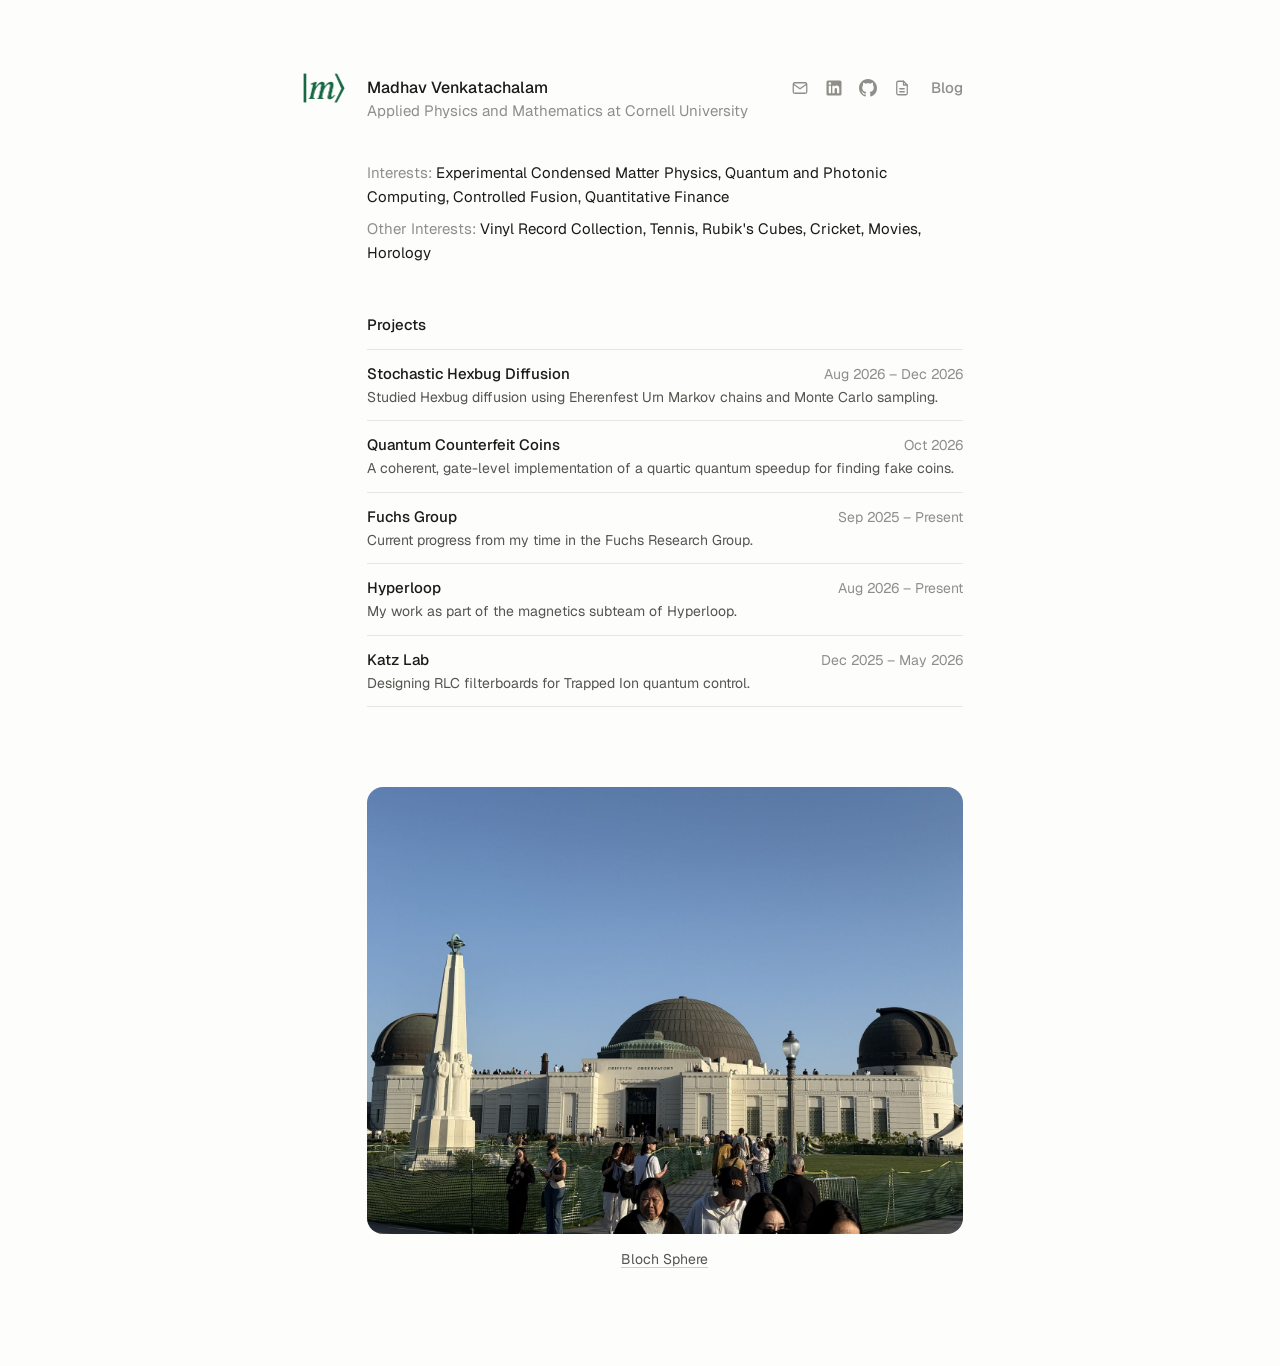
<file: index.html>
<!DOCTYPE html>
<html lang="en">
<head>
  <meta charset="UTF-8">
  <meta name="viewport" content="width=device-width, initial-scale=1.0">
  <title>Madhav Venkatachalam</title>
  <meta name="description" content="Madhav Venkatachalam: Applied Physics and Mathematics at Cornell University.">
  <link rel="icon" href="favicon.png" type="image/png" sizes="64x64">
  <link rel="apple-touch-icon" href="apple-touch-icon.png">
  <link rel="preconnect" href="https://fonts.googleapis.com">
  <link rel="preconnect" href="https://fonts.gstatic.com" crossorigin>
  <link rel="stylesheet" href="https://fonts.googleapis.com/css2?family=Geist:wght@400;500&family=Geist+Mono:wght@400;500&display=swap">
  <link rel="stylesheet" href="style.css">
</head>
<body>
  <div class="page">

    <!-- ===== HEADER (same on every page) ===== -->
    <header class="site-header">
      <a class="logo" href="index.html" aria-label="Home"><img src="logo.png" alt=""></a>
      <div class="who">
        <p class="name"><a href="index.html">Madhav Venkatachalam</a></p>
      </div>
      <nav class="site-nav">
        <a href="mailto:mv498@cornell.edu" aria-label="Email" title="Email">
          <svg viewBox="0 0 24 24" fill="none" stroke="currentColor" stroke-width="1.7" stroke-linecap="round" stroke-linejoin="round"><rect x="3" y="5" width="18" height="14" rx="2"/><path d="M3.5 7l8.5 6 8.5-6"/></svg>
        </a>
        <a href="https://www.linkedin.com/in/madhav-venkatachalam/" target="_blank" rel="noopener" aria-label="LinkedIn" title="LinkedIn">
          <svg viewBox="0 0 24 24" fill="currentColor"><path d="M20 2H4a2 2 0 0 0-2 2v16a2 2 0 0 0 2 2h16a2 2 0 0 0 2-2V4a2 2 0 0 0-2-2zM8 19H5V9h3v10zM6.5 7.7a1.75 1.75 0 1 1 0-3.5 1.75 1.75 0 0 1 0 3.5zM19 19h-3v-5c0-1.2-.4-2.1-1.6-2.1-1.1 0-1.6.8-1.6 2.1v5h-3V9h2.9v1.4c.4-.8 1.4-1.6 2.9-1.6 2.3 0 3.4 1.4 3.4 4.2V19z"/></svg>
        </a>
        <a href="https://github.com/madhavv29" target="_blank" rel="noopener" aria-label="GitHub" title="GitHub">
          <svg viewBox="0 0 16 16" fill="currentColor"><path d="M8 0C3.58 0 0 3.58 0 8c0 3.54 2.29 6.53 5.47 7.59.4.07.55-.17.55-.38 0-.19-.01-.82-.01-1.49-2.01.37-2.53-.49-2.69-.94-.09-.23-.48-.94-.82-1.13-.28-.15-.68-.52-.01-.53.63-.01 1.08.58 1.23.82.72 1.21 1.87.87 2.33.66.07-.52.28-.87.51-1.07-1.78-.2-3.64-.89-3.64-3.95 0-.87.31-1.59.82-2.15-.08-.2-.36-1.02.08-2.12 0 0 .67-.21 2.2.82.64-.18 1.32-.27 2-.27.68 0 1.36.09 2 .27 1.53-1.04 2.2-.82 2.2-.82.44 1.1.16 1.92.08 2.12.51.56.82 1.27.82 2.15 0 3.07-1.87 3.75-3.65 3.95.29.25.54.73.54 1.48 0 1.07-.01 1.93-.01 2.2 0 .21.15.46.55.38A8.01 8.01 0 0 0 16 8c0-4.42-3.58-8-8-8z"/></svg>
        </a>
        <a href="documents/resume.pdf" target="_blank" rel="noopener" aria-label="Resume" title="Resume">
          <svg viewBox="0 0 24 24" fill="none" stroke="currentColor" stroke-width="1.7" stroke-linecap="round" stroke-linejoin="round"><path d="M14 3H7a2 2 0 0 0-2 2v14a2 2 0 0 0 2 2h10a2 2 0 0 0 2-2V8z"/><path d="M14 3v5h5"/><path d="M9 13h6M9 17h6"/></svg>
        </a>
        <a class="nav-text" href="blog.html">Blog</a>
      </nav>
    </header>

    <!-- Home page only: sits just under the header without changing it -->
    <p class="tagline">Applied Physics and Mathematics at Cornell University</p>

    <main>
      <!-- ===== INTERESTS ===== -->
      <section class="interests indent">
        <p><span class="label">Interests:</span> Experimental Condensed Matter Physics, Quantum and Photonic Computing, Controlled Fusion, Quantitative Finance</p>
        <p><span class="label">Other Interests:</span> Vinyl Record Collection, Tennis, Rubik's Cubes, Cricket, Movies, Horology</p>
      </section>

      <!-- ===== PROJECTS =====
           To add a project: copy one <li> ... </li> block below and edit it,
           then copy a page in projects/ and rename it. -->
      <section class="section indent" id="projects">
        <h2>Projects</h2>
        <ul class="rows">
          <li>
            <a href="projects/stochastic-hexbug-diffusion.html">
              <span class="row-top"><span class="row-title">Stochastic Hexbug Diffusion</span><span class="row-meta">Aug 2026 – Dec 2026</span></span>
              <span class="row-desc">Studied Hexbug diffusion using Eherenfest Urn Markov chains and Monte Carlo sampling.</span>
            </a>
          </li>
          <li>
            <a href="projects/quantum-counterfeit-coins.html">
              <span class="row-top"><span class="row-title">Quantum Counterfeit Coins</span><span class="row-meta">Oct 2026</span></span>
              <span class="row-desc">A coherent, gate-level implementation of a quartic quantum speedup for finding fake coins.</span>
            </a>
          </li>
          <li>
            <a href="projects/fuchs-group.html">
              <span class="row-top"><span class="row-title">Fuchs Group</span><span class="row-meta">Sep 2025 – Present</span></span>
              <span class="row-desc">Current progress from my time in the Fuchs Research Group.</span>
            </a>
          </li>
          <li>
            <a href="projects/hyperloop.html">
              <span class="row-top"><span class="row-title">Hyperloop</span><span class="row-meta">Aug 2026 – Present</span></span>
              <span class="row-desc">My work as part of the magnetics subteam of Hyperloop.</span>
            </a>
          </li>
          <li>
            <a href="projects/katz-lab.html">
              <span class="row-top"><span class="row-title">Katz Lab</span><span class="row-meta">Dec 2025 – May 2026</span></span>
              <span class="row-desc">Designing RLC filterboards for Trapped Ion quantum control.</span>
            </a>
          </li>
        </ul>
      </section>
    </main>

    <!-- ===== PHOTO (logic lives in photo-slot.js; photo list in gallery/photos.js) ===== -->
    <section class="photo-section">
      <div class="photo-slot" data-photo-slot data-base="gallery/" role="button" tabindex="0"
           aria-label="Photo from my gallery. Click to see another." title="Click for another photo">
        <img alt="">
        <img alt="">
        <canvas aria-hidden="true"></canvas>
      </div>
      <p class="photo-link"><a href="bloch.html">Bloch Sphere</a></p>
    </section>

  </div>
  <script src="gallery/photos.js"></script>
  <script src="photo-slot.js"></script>
</body>
</html>
</file>
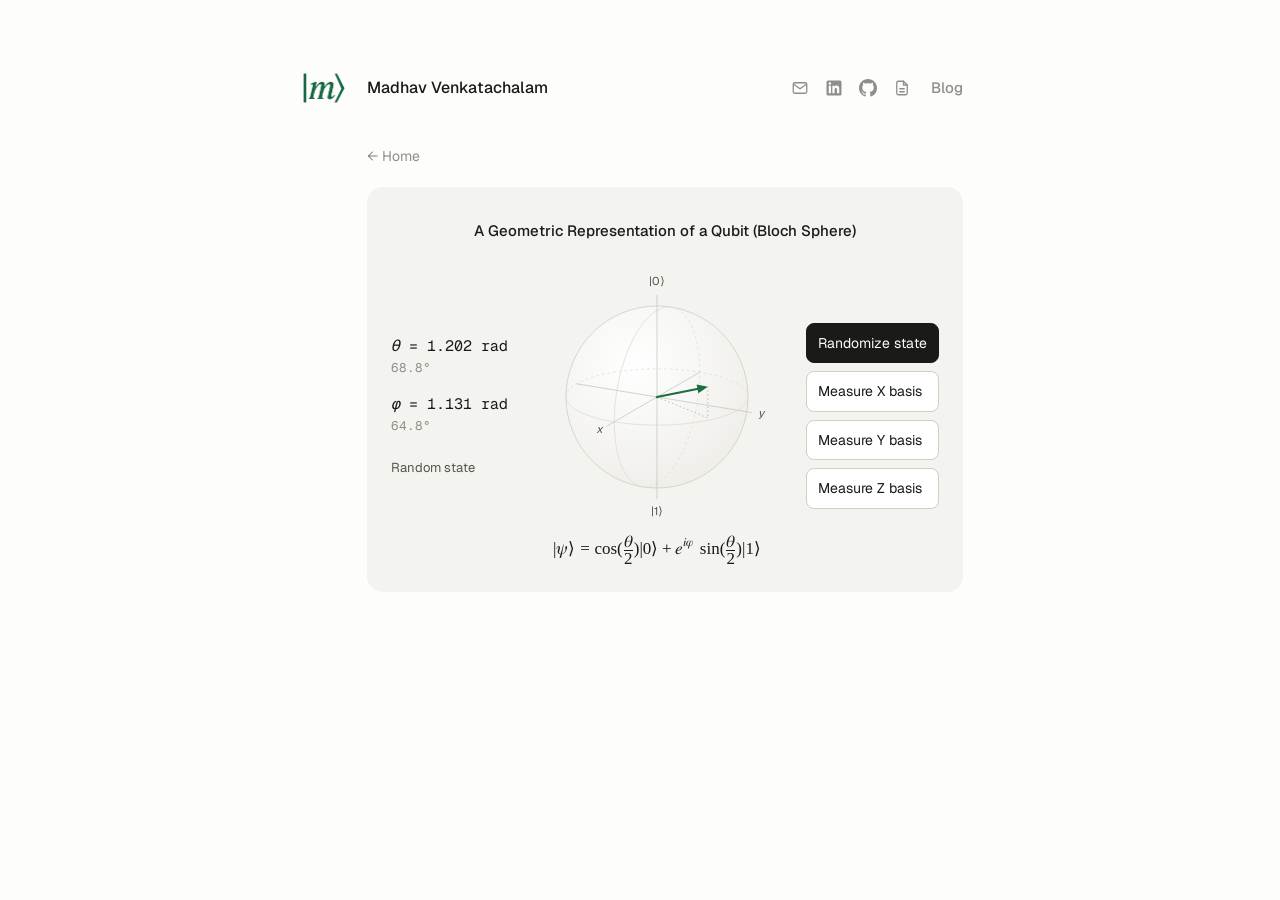
<file: bloch.html>
<!DOCTYPE html>
<html lang="en">
<head>
  <meta charset="UTF-8">
  <meta name="viewport" content="width=device-width, initial-scale=1.0">
  <title>Bloch Sphere · Madhav Venkatachalam</title>
  <meta name="description" content="Madhav Venkatachalam: Applied Physics and Mathematics at Cornell University.">
  <link rel="icon" href="favicon.png" type="image/png" sizes="64x64">
  <link rel="apple-touch-icon" href="apple-touch-icon.png">
  <link rel="preconnect" href="https://fonts.googleapis.com">
  <link rel="preconnect" href="https://fonts.gstatic.com" crossorigin>
  <link rel="stylesheet" href="https://fonts.googleapis.com/css2?family=Geist:wght@400;500&family=Geist+Mono:wght@400;500&display=swap">
  <link rel="stylesheet" href="style.css">
</head>
<body>
  <div class="page">

    <!-- ===== HEADER (same on every page) ===== -->
    <header class="site-header">
      <a class="logo" href="index.html" aria-label="Home"><img src="logo.png" alt=""></a>
      <div class="who">
        <p class="name"><a href="index.html">Madhav Venkatachalam</a></p>
      </div>
      <nav class="site-nav">
        <a href="mailto:mv498@cornell.edu" aria-label="Email" title="Email">
          <svg viewBox="0 0 24 24" fill="none" stroke="currentColor" stroke-width="1.7" stroke-linecap="round" stroke-linejoin="round"><rect x="3" y="5" width="18" height="14" rx="2"/><path d="M3.5 7l8.5 6 8.5-6"/></svg>
        </a>
        <a href="https://www.linkedin.com/in/madhav-venkatachalam/" target="_blank" rel="noopener" aria-label="LinkedIn" title="LinkedIn">
          <svg viewBox="0 0 24 24" fill="currentColor"><path d="M20 2H4a2 2 0 0 0-2 2v16a2 2 0 0 0 2 2h16a2 2 0 0 0 2-2V4a2 2 0 0 0-2-2zM8 19H5V9h3v10zM6.5 7.7a1.75 1.75 0 1 1 0-3.5 1.75 1.75 0 0 1 0 3.5zM19 19h-3v-5c0-1.2-.4-2.1-1.6-2.1-1.1 0-1.6.8-1.6 2.1v5h-3V9h2.9v1.4c.4-.8 1.4-1.6 2.9-1.6 2.3 0 3.4 1.4 3.4 4.2V19z"/></svg>
        </a>
        <a href="https://github.com/madhavv29" target="_blank" rel="noopener" aria-label="GitHub" title="GitHub">
          <svg viewBox="0 0 16 16" fill="currentColor"><path d="M8 0C3.58 0 0 3.58 0 8c0 3.54 2.29 6.53 5.47 7.59.4.07.55-.17.55-.38 0-.19-.01-.82-.01-1.49-2.01.37-2.53-.49-2.69-.94-.09-.23-.48-.94-.82-1.13-.28-.15-.68-.52-.01-.53.63-.01 1.08.58 1.23.82.72 1.21 1.87.87 2.33.66.07-.52.28-.87.51-1.07-1.78-.2-3.64-.89-3.64-3.95 0-.87.31-1.59.82-2.15-.08-.2-.36-1.02.08-2.12 0 0 .67-.21 2.2.82.64-.18 1.32-.27 2-.27.68 0 1.36.09 2 .27 1.53-1.04 2.2-.82 2.2-.82.44 1.1.16 1.92.08 2.12.51.56.82 1.27.82 2.15 0 3.07-1.87 3.75-3.65 3.95.29.25.54.73.54 1.48 0 1.07-.01 1.93-.01 2.2 0 .21.15.46.55.38A8.01 8.01 0 0 0 16 8c0-4.42-3.58-8-8-8z"/></svg>
        </a>
        <a href="documents/resume.pdf" target="_blank" rel="noopener" aria-label="Resume" title="Resume">
          <svg viewBox="0 0 24 24" fill="none" stroke="currentColor" stroke-width="1.7" stroke-linecap="round" stroke-linejoin="round"><path d="M14 3H7a2 2 0 0 0-2 2v14a2 2 0 0 0 2 2h10a2 2 0 0 0 2-2V8z"/><path d="M14 3v5h5"/><path d="M9 13h6M9 17h6"/></svg>
        </a>
        <a class="nav-text" href="blog.html">Blog</a>
      </nav>
    </header>

    <main>
      <p class="indent back-row"><a class="back" href="index.html">&larr; Home</a></p>

    <!-- ===== BLOCH SPHERE (logic lives in bloch.js) ===== -->
    <section class="bloch bloch--page" aria-labelledby="bloch-title">
      <h2 class="bloch-title" id="bloch-title">A Geometric Representation of a Qubit (Bloch Sphere)</h2>

      <div class="bloch-readout">
        <div class="readout-item">
          <div class="readout-main"><span class="sym">θ</span> = <span id="theta-val">–</span></div>
          <div class="readout-sub" id="theta-sub">&nbsp;</div>
        </div>
        <div class="readout-item">
          <div class="readout-main"><span class="sym">φ</span> = <span id="phi-val">–</span></div>
          <div class="readout-sub" id="phi-sub">&nbsp;</div>
        </div>
        <p class="readout-last" id="last-result" aria-live="polite">Random state</p>
      </div>

      <figure class="bloch-figure">
        <svg id="bloch" viewBox="0 0 320 320" role="img" aria-label="Bloch sphere showing the current qubit state"></svg>
        <figcaption>
          <math display="block">
            <mrow>
              <mo stretchy="false" lspace="0" rspace="0">|</mo><mi>ψ</mi><mo stretchy="false" lspace="0">⟩</mo>
              <mo>=</mo>
              <mi>cos</mi><mo>&#x2061;</mo><mrow><mo>(</mo><mfrac><mi>θ</mi><mn>2</mn></mfrac><mo>)</mo></mrow>
              <mo stretchy="false" lspace="0" rspace="0">|</mo><mn>0</mn><mo stretchy="false" lspace="0">⟩</mo>
              <mo>+</mo>
              <msup><mi>e</mi><mrow><mi>i</mi><mi>φ</mi></mrow></msup><mspace width="0.2em"/>
              <mi>sin</mi><mo>&#x2061;</mo><mrow><mo>(</mo><mfrac><mi>θ</mi><mn>2</mn></mfrac><mo>)</mo></mrow>
              <mo stretchy="false" lspace="0" rspace="0">|</mo><mn>1</mn><mo stretchy="false" lspace="0">⟩</mo>
            </mrow>
          </math>
        </figcaption>
      </figure>

      <div class="bloch-controls">
        <button class="qbtn primary" type="button" data-action="random">Randomize state</button>
        <button class="qbtn" type="button" data-action="x">Measure X basis</button>
        <button class="qbtn" type="button" data-action="y">Measure Y basis</button>
        <button class="qbtn" type="button" data-action="z">Measure Z basis</button>
      </div>
    </section>
    </main>

  </div>
  <script src="bloch.js"></script>
</body>
</html>
</file>
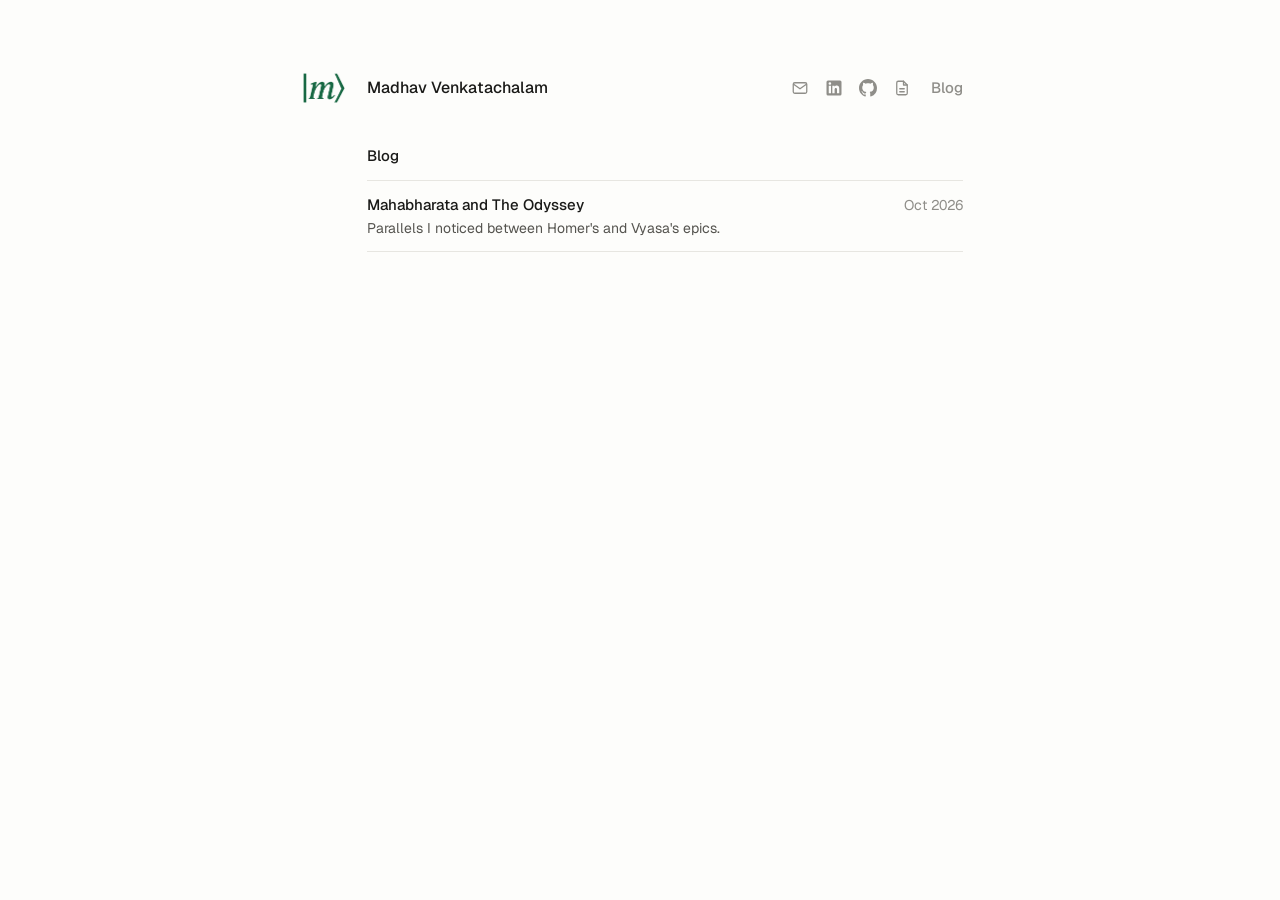
<file: blog.html>
<!DOCTYPE html>
<html lang="en">
<head>
  <meta charset="UTF-8">
  <meta name="viewport" content="width=device-width, initial-scale=1.0">
  <title>Blog · Madhav Venkatachalam</title>
  <meta name="description" content="Madhav Venkatachalam: Applied Physics and Mathematics at Cornell University.">
  <link rel="icon" href="favicon.png" type="image/png" sizes="64x64">
  <link rel="apple-touch-icon" href="apple-touch-icon.png">
  <link rel="preconnect" href="https://fonts.googleapis.com">
  <link rel="preconnect" href="https://fonts.gstatic.com" crossorigin>
  <link rel="stylesheet" href="https://fonts.googleapis.com/css2?family=Geist:wght@400;500&family=Geist+Mono:wght@400;500&display=swap">
  <link rel="stylesheet" href="style.css">
</head>
<body>
  <div class="page">

    <header class="site-header">
      <a class="logo" href="index.html" aria-label="Home"><img src="logo.png" alt=""></a>
      <div class="who">
        <p class="name"><a href="index.html">Madhav Venkatachalam</a></p>
      </div>
      <nav class="site-nav">
        <a href="mailto:mv498@cornell.edu" aria-label="Email" title="Email">
          <svg viewBox="0 0 24 24" fill="none" stroke="currentColor" stroke-width="1.7" stroke-linecap="round" stroke-linejoin="round"><rect x="3" y="5" width="18" height="14" rx="2"/><path d="M3.5 7l8.5 6 8.5-6"/></svg>
        </a>
        <a href="https://www.linkedin.com/in/madhav-venkatachalam/" target="_blank" rel="noopener" aria-label="LinkedIn" title="LinkedIn">
          <svg viewBox="0 0 24 24" fill="currentColor"><path d="M20 2H4a2 2 0 0 0-2 2v16a2 2 0 0 0 2 2h16a2 2 0 0 0 2-2V4a2 2 0 0 0-2-2zM8 19H5V9h3v10zM6.5 7.7a1.75 1.75 0 1 1 0-3.5 1.75 1.75 0 0 1 0 3.5zM19 19h-3v-5c0-1.2-.4-2.1-1.6-2.1-1.1 0-1.6.8-1.6 2.1v5h-3V9h2.9v1.4c.4-.8 1.4-1.6 2.9-1.6 2.3 0 3.4 1.4 3.4 4.2V19z"/></svg>
        </a>
        <a href="https://github.com/madhavv29" target="_blank" rel="noopener" aria-label="GitHub" title="GitHub">
          <svg viewBox="0 0 16 16" fill="currentColor"><path d="M8 0C3.58 0 0 3.58 0 8c0 3.54 2.29 6.53 5.47 7.59.4.07.55-.17.55-.38 0-.19-.01-.82-.01-1.49-2.01.37-2.53-.49-2.69-.94-.09-.23-.48-.94-.82-1.13-.28-.15-.68-.52-.01-.53.63-.01 1.08.58 1.23.82.72 1.21 1.87.87 2.33.66.07-.52.28-.87.51-1.07-1.78-.2-3.64-.89-3.64-3.95 0-.87.31-1.59.82-2.15-.08-.2-.36-1.02.08-2.12 0 0 .67-.21 2.2.82.64-.18 1.32-.27 2-.27.68 0 1.36.09 2 .27 1.53-1.04 2.2-.82 2.2-.82.44 1.1.16 1.92.08 2.12.51.56.82 1.27.82 2.15 0 3.07-1.87 3.75-3.65 3.95.29.25.54.73.54 1.48 0 1.07-.01 1.93-.01 2.2 0 .21.15.46.55.38A8.01 8.01 0 0 0 16 8c0-4.42-3.58-8-8-8z"/></svg>
        </a>
        <a href="documents/resume.pdf" target="_blank" rel="noopener" aria-label="Resume" title="Resume">
          <svg viewBox="0 0 24 24" fill="none" stroke="currentColor" stroke-width="1.7" stroke-linecap="round" stroke-linejoin="round"><path d="M14 3H7a2 2 0 0 0-2 2v14a2 2 0 0 0 2 2h10a2 2 0 0 0 2-2V8z"/><path d="M14 3v5h5"/><path d="M9 13h6M9 17h6"/></svg>
        </a>
        <a class="nav-text" href="blog.html">Blog</a>
      </nav>
    </header>

    <main>
      <section class="indent">
        <h2>Blog</h2>
        <!-- To add a post: copy blog/first-post.html, then copy a <li> block below (newest at top) -->
        <ul class="rows">
          <li>
            <a href="blog/mahabharata-odyssey.html">
              <span class="row-top"><span class="row-title">Mahabharata and The Odyssey</span><span class="row-meta">Oct 2026</span></span>
              <span class="row-desc">Parallels I noticed between Homer's and Vyasa's epics.</span>
            </a>
          </li>
        </ul>
      </section>
    </main>
  </div>
</body>
</html>
</file>
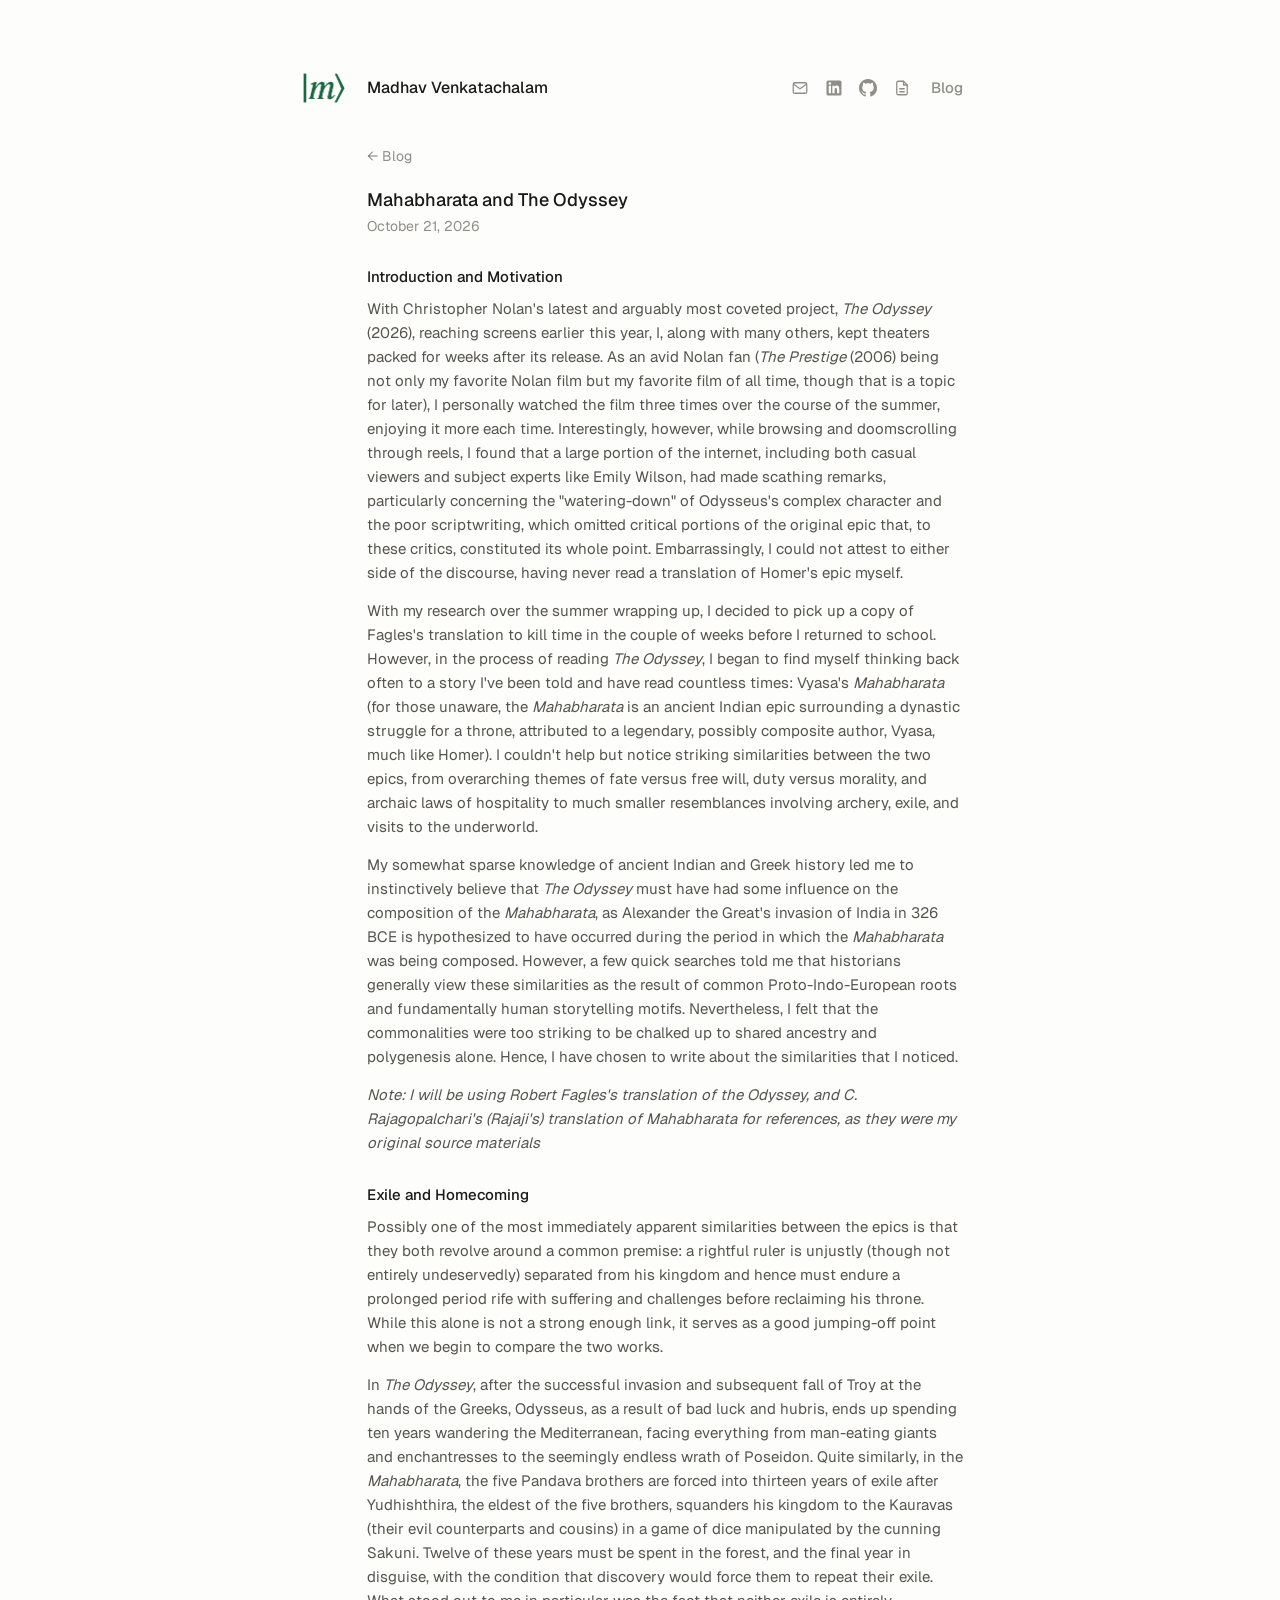
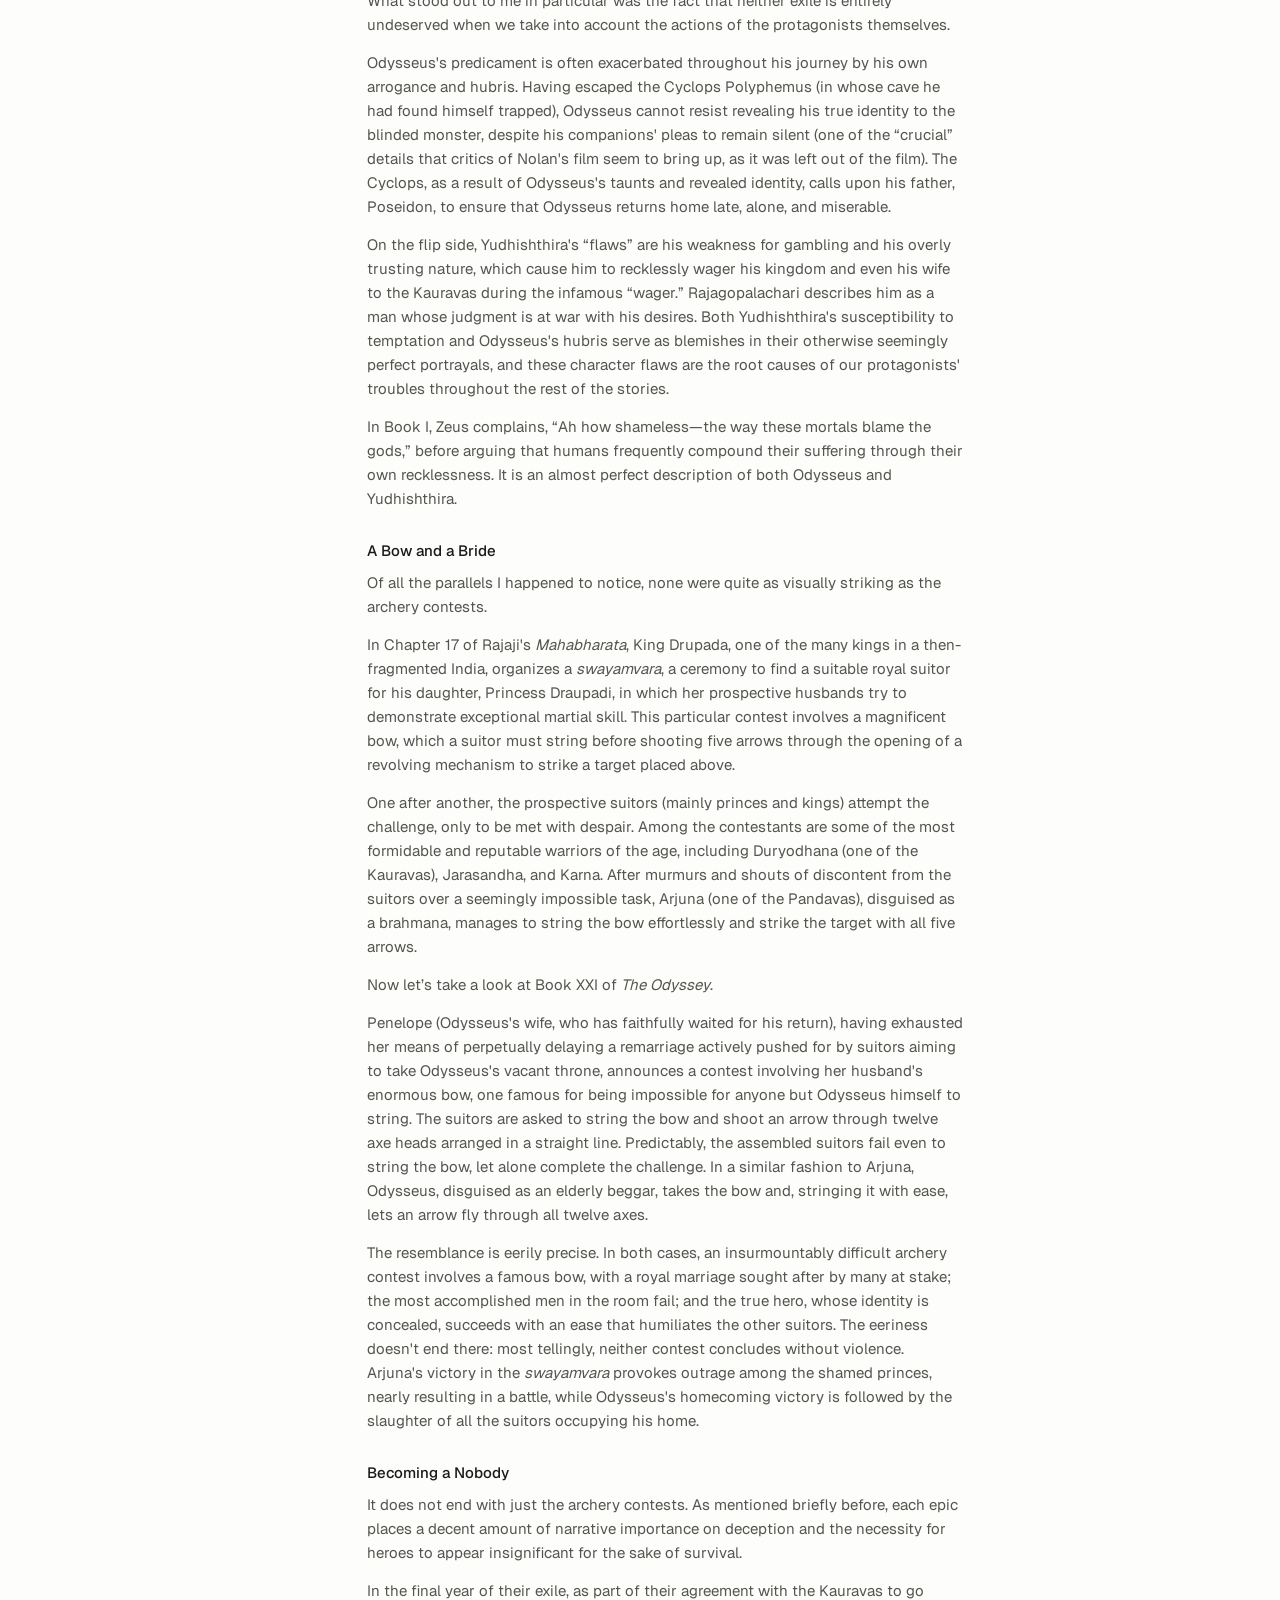
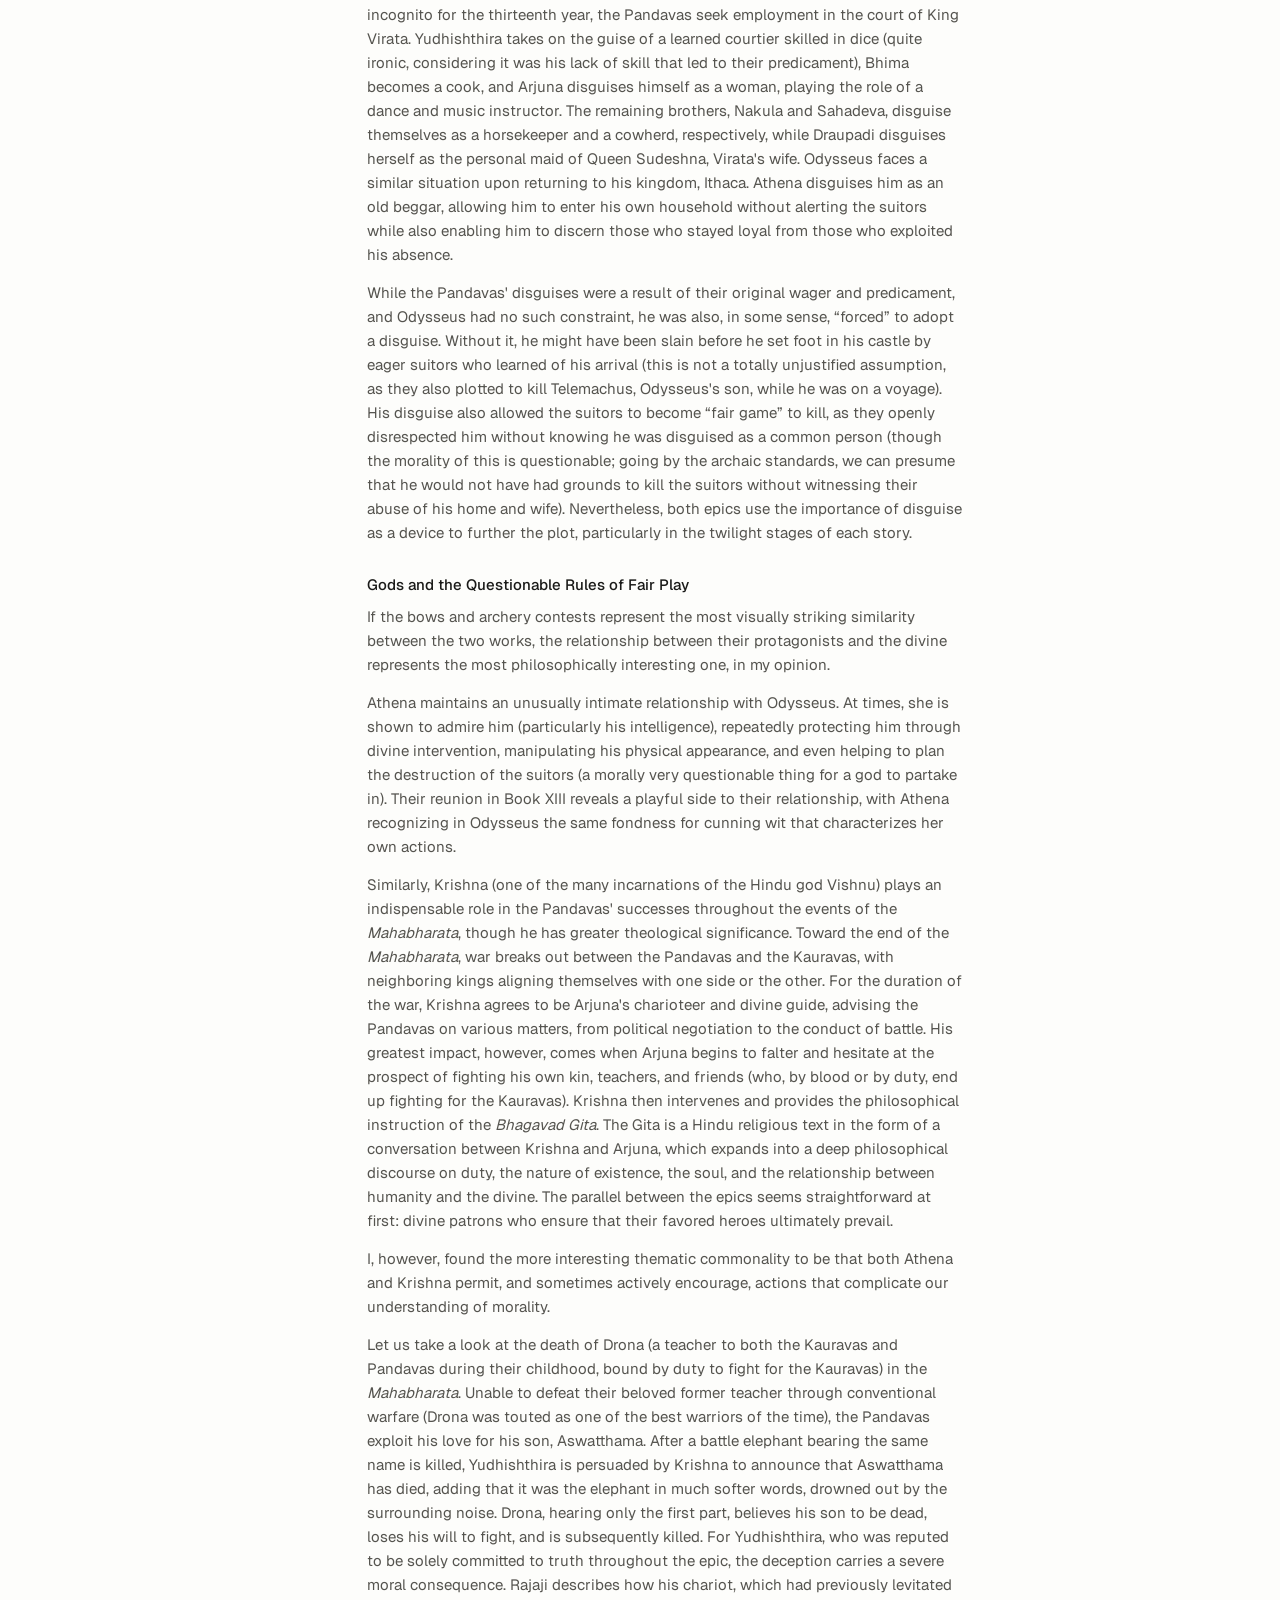
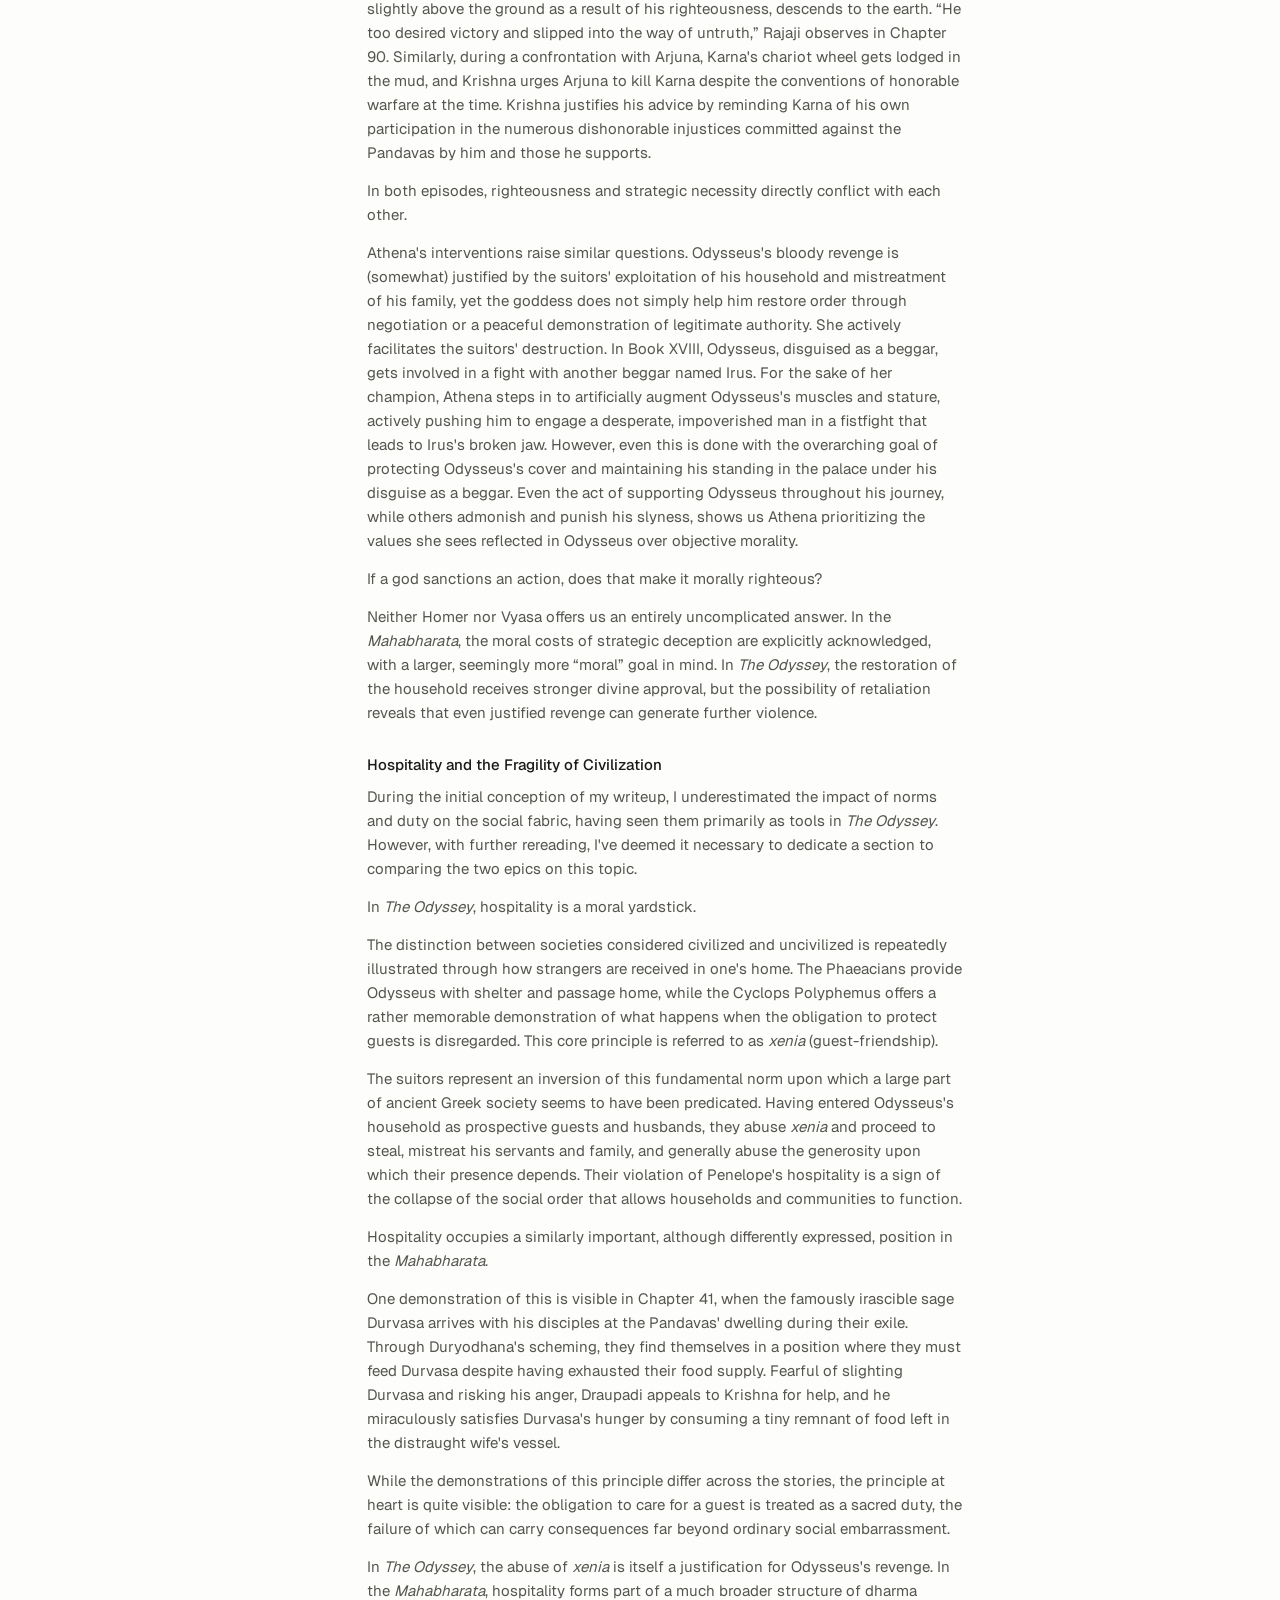
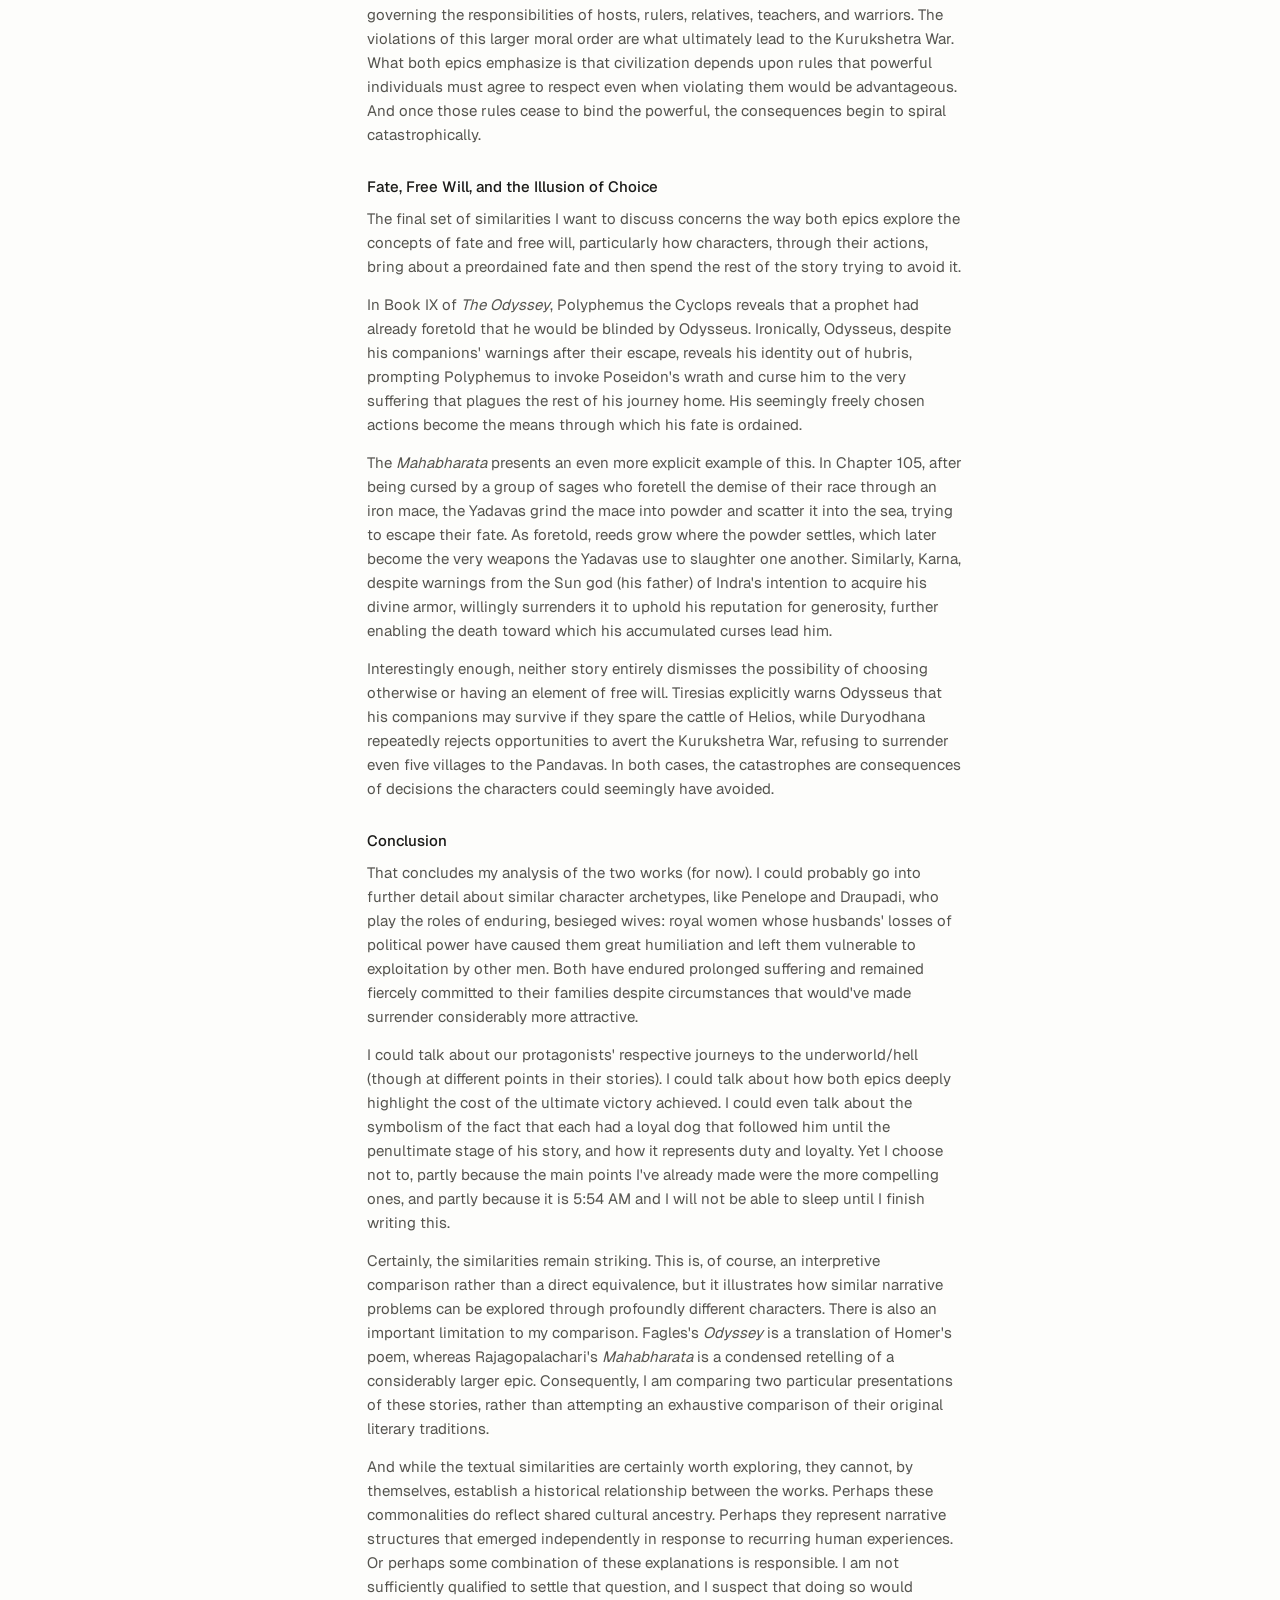
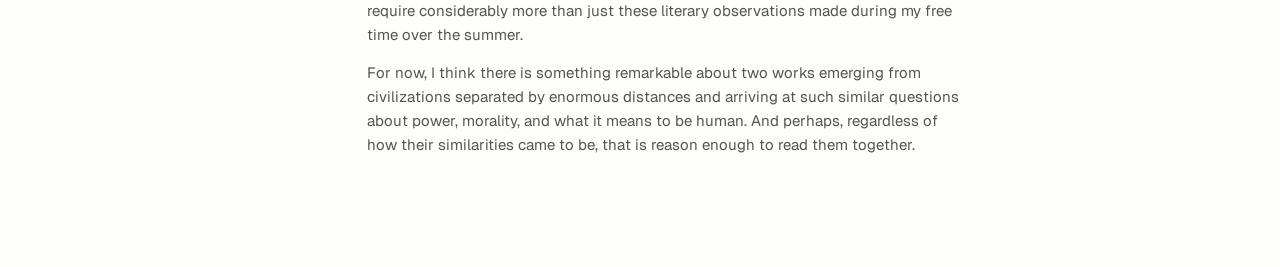
<file: blog/mahabharata-odyssey.html>
<!DOCTYPE html>
<html lang="en">
<head>
  <meta charset="UTF-8">
  <meta name="viewport" content="width=device-width, initial-scale=1.0">
  <title>Mahabharata and The Odyssey · Madhav Venkatachalam</title>
  <meta name="description" content="Madhav Venkatachalam: Applied Physics and Mathematics at Cornell University.">
  <link rel="icon" href="../favicon.png" type="image/png" sizes="64x64">
  <link rel="apple-touch-icon" href="../apple-touch-icon.png">
  <link rel="preconnect" href="https://fonts.googleapis.com">
  <link rel="preconnect" href="https://fonts.gstatic.com" crossorigin>
  <link rel="stylesheet" href="https://fonts.googleapis.com/css2?family=Geist:wght@400;500&family=Geist+Mono:wght@400;500&display=swap">
  <link rel="stylesheet" href="../style.css">
</head>
<body>
  <div class="page">

    <header class="site-header">
      <a class="logo" href="../index.html" aria-label="Home"><img src="../logo.png" alt=""></a>
      <div class="who">
        <p class="name"><a href="../index.html">Madhav Venkatachalam</a></p>
      </div>
      <nav class="site-nav">
        <a href="mailto:mv498@cornell.edu" aria-label="Email" title="Email">
          <svg viewBox="0 0 24 24" fill="none" stroke="currentColor" stroke-width="1.7" stroke-linecap="round" stroke-linejoin="round"><rect x="3" y="5" width="18" height="14" rx="2"/><path d="M3.5 7l8.5 6 8.5-6"/></svg>
        </a>
        <a href="https://www.linkedin.com/in/madhav-venkatachalam/" target="_blank" rel="noopener" aria-label="LinkedIn" title="LinkedIn">
          <svg viewBox="0 0 24 24" fill="currentColor"><path d="M20 2H4a2 2 0 0 0-2 2v16a2 2 0 0 0 2 2h16a2 2 0 0 0 2-2V4a2 2 0 0 0-2-2zM8 19H5V9h3v10zM6.5 7.7a1.75 1.75 0 1 1 0-3.5 1.75 1.75 0 0 1 0 3.5zM19 19h-3v-5c0-1.2-.4-2.1-1.6-2.1-1.1 0-1.6.8-1.6 2.1v5h-3V9h2.9v1.4c.4-.8 1.4-1.6 2.9-1.6 2.3 0 3.4 1.4 3.4 4.2V19z"/></svg>
        </a>
        <a href="https://github.com/madhavv29" target="_blank" rel="noopener" aria-label="GitHub" title="GitHub">
          <svg viewBox="0 0 16 16" fill="currentColor"><path d="M8 0C3.58 0 0 3.58 0 8c0 3.54 2.29 6.53 5.47 7.59.4.07.55-.17.55-.38 0-.19-.01-.82-.01-1.49-2.01.37-2.53-.49-2.69-.94-.09-.23-.48-.94-.82-1.13-.28-.15-.68-.52-.01-.53.63-.01 1.08.58 1.23.82.72 1.21 1.87.87 2.33.66.07-.52.28-.87.51-1.07-1.78-.2-3.64-.89-3.64-3.95 0-.87.31-1.59.82-2.15-.08-.2-.36-1.02.08-2.12 0 0 .67-.21 2.2.82.64-.18 1.32-.27 2-.27.68 0 1.36.09 2 .27 1.53-1.04 2.2-.82 2.2-.82.44 1.1.16 1.92.08 2.12.51.56.82 1.27.82 2.15 0 3.07-1.87 3.75-3.65 3.95.29.25.54.73.54 1.48 0 1.07-.01 1.93-.01 2.2 0 .21.15.46.55.38A8.01 8.01 0 0 0 16 8c0-4.42-3.58-8-8-8z"/></svg>
        </a>
        <a href="../documents/resume.pdf" target="_blank" rel="noopener" aria-label="Resume" title="Resume">
          <svg viewBox="0 0 24 24" fill="none" stroke="currentColor" stroke-width="1.7" stroke-linecap="round" stroke-linejoin="round"><path d="M14 3H7a2 2 0 0 0-2 2v14a2 2 0 0 0 2 2h10a2 2 0 0 0 2-2V8z"/><path d="M14 3v5h5"/><path d="M9 13h6M9 17h6"/></svg>
        </a>
        <a class="nav-text" href="../blog.html">Blog</a>
      </nav>
    </header>

    <main>
            <article class="prose indent">
        <a class="back" href="../blog.html">&larr; Blog</a>
        <h1>Mahabharata and The Odyssey</h1>
        <div class="date">October 21, 2026</div>

        <h3>Introduction and Motivation</h3>
        <p>With Christopher Nolan's latest and arguably most coveted project, <em>The Odyssey</em> (2026), reaching screens earlier this year, I, along with many others, kept theaters packed for weeks after its release. As an avid Nolan fan (<em>The Prestige</em> (2006) being not only my favorite Nolan film but my favorite film of all time, though that is a topic for later), I personally watched the film three times over the course of the summer, enjoying it more each time. Interestingly, however, while browsing and doomscrolling through reels, I found that a large portion of the internet, including both casual viewers and subject experts like Emily Wilson, had made scathing remarks, particularly concerning the "watering-down" of Odysseus's complex character and the poor scriptwriting, which omitted critical portions of the original epic that, to these critics, constituted its whole point. Embarrassingly, I could not attest to either side of the discourse, having never read a translation of Homer's epic myself.</p>
        <p>With my research over the summer wrapping up, I decided to pick up a copy of Fagles's translation to kill time in the couple of weeks before I returned to school. However, in the process of reading <em>The Odyssey</em>, I began to find myself thinking back often to a story I've been told and have read countless times: Vyasa's <em>Mahabharata</em> (for those unaware, the <em>Mahabharata</em> is an ancient Indian epic surrounding a dynastic struggle for a throne, attributed to a legendary, possibly composite author, Vyasa, much like Homer). I couldn't help but notice striking similarities between the two epics, from overarching themes of fate versus free will, duty versus morality, and archaic laws of hospitality to much smaller resemblances involving archery, exile, and visits to the underworld.</p>
        <p>My somewhat sparse knowledge of ancient Indian and Greek history led me to instinctively believe that <em>The Odyssey</em> must have had some influence on the composition of the <em>Mahabharata</em>, as Alexander the Great's invasion of India in 326 BCE is hypothesized to have occurred during the period in which the <em>Mahabharata</em> was being composed. However, a few quick searches told me that historians generally view these similarities as the result of common Proto-Indo-European roots and fundamentally human storytelling motifs. Nevertheless, I felt that the commonalities were too striking to be chalked up to shared ancestry and polygenesis alone. Hence, I have chosen to write about the similarities that I noticed.</p>
        <p> <em> Note: I will be using Robert Fagles's translation of the Odyssey, and C. Rajagopalchari's (Rajaji's) translation of Mahabharata for references, as they were my original source materials</em></p>

        <h3>Exile and Homecoming</h3>
        <p>Possibly one of the most immediately apparent similarities between the epics is that they both revolve around a common premise: a rightful ruler is unjustly (though not entirely undeservedly) separated from his kingdom and hence must endure a prolonged period rife with suffering and challenges before reclaiming his throne. While this alone is not a strong enough link, it serves as a good jumping-off point when we begin to compare the two works.</p>
        <p>In <em>The Odyssey</em>, after the successful invasion and subsequent fall of Troy at the hands of the Greeks, Odysseus, as a result of bad luck and hubris, ends up spending ten years wandering the Mediterranean, facing everything from man-eating giants and enchantresses to the seemingly endless wrath of Poseidon. Quite similarly, in the <em>Mahabharata</em>, the five Pandava brothers are forced into thirteen years of exile after Yudhishthira, the eldest of the five brothers, squanders his kingdom to the Kauravas (their evil counterparts and cousins) in a game of dice manipulated by the cunning Sakuni. Twelve of these years must be spent in the forest, and the final year in disguise, with the condition that discovery would force them to repeat their exile. What stood out to me in particular was the fact that neither exile is entirely undeserved when we take into account the actions of the protagonists themselves.</p>
        <p>Odysseus's predicament is often exacerbated throughout his journey by his own arrogance and hubris. Having escaped the Cyclops Polyphemus (in whose cave he had found himself trapped), Odysseus cannot resist revealing his true identity to the blinded monster, despite his companions' pleas to remain silent (one of the “crucial” details that critics of Nolan's film seem to bring up, as it was left out of the film). The Cyclops, as a result of Odysseus's taunts and revealed identity, calls upon his father, Poseidon, to ensure that Odysseus returns home late, alone, and miserable.</p>
        <p>On the flip side, Yudhishthira's “flaws” are his weakness for gambling and his overly trusting nature, which cause him to recklessly wager his kingdom and even his wife to the Kauravas during the infamous “wager.” Rajagopalachari describes him as a man whose judgment is at war with his desires. Both Yudhishthira's susceptibility to temptation and Odysseus's hubris serve as blemishes in their otherwise seemingly perfect portrayals, and these character flaws are the root causes of our protagonists' troubles throughout the rest of the stories.</p>
        <p>In Book I, Zeus complains, “Ah how shameless—the way these mortals blame the gods,” before arguing that humans frequently compound their suffering through their own recklessness. It is an almost perfect description of both Odysseus and Yudhishthira.</p>

        <h3>A Bow and a Bride</h3>
        <p>Of all the parallels I happened to notice, none were quite as visually striking as the archery contests.</p>
        <p>In Chapter 17 of Rajaji's <em>Mahabharata</em>, King Drupada, one of the many kings in a then-fragmented India, organizes a <em>swayamvara</em>, a ceremony to find a suitable royal suitor for his daughter, Princess Draupadi, in which her prospective husbands try to demonstrate exceptional martial skill. This particular contest involves a magnificent bow, which a suitor must string before shooting five arrows through the opening of a revolving mechanism to strike a target placed above.</p>
        <p>One after another, the prospective suitors (mainly princes and kings) attempt the challenge, only to be met with despair. Among the contestants are some of the most formidable and reputable warriors of the age, including Duryodhana (one of the Kauravas), Jarasandha, and Karna. After murmurs and shouts of discontent from the suitors over a seemingly impossible task, Arjuna (one of the Pandavas), disguised as a brahmana, manages to string the bow effortlessly and strike the target with all five arrows.</p>
        <p>Now let’s take a look at Book XXI of <em>The Odyssey</em>.</p>
        <p>Penelope (Odysseus's wife, who has faithfully waited for his return), having exhausted her means of perpetually delaying a remarriage actively pushed for by suitors aiming to take Odysseus's vacant throne, announces a contest involving her husband's enormous bow, one famous for being impossible for anyone but Odysseus himself to string. The suitors are asked to string the bow and shoot an arrow through twelve axe heads arranged in a straight line. Predictably, the assembled suitors fail even to string the bow, let alone complete the challenge. In a similar fashion to Arjuna, Odysseus, disguised as an elderly beggar, takes the bow and, stringing it with ease, lets an arrow fly through all twelve axes.</p>
        <p>The resemblance is eerily precise. In both cases, an insurmountably difficult archery contest involves a famous bow, with a royal marriage sought after by many at stake; the most accomplished men in the room fail; and the true hero, whose identity is concealed, succeeds with an ease that humiliates the other suitors. The eeriness doesn't end there: most tellingly, neither contest concludes without violence. Arjuna's victory in the <em>swayamvara</em> provokes outrage among the shamed princes, nearly resulting in a battle, while Odysseus's homecoming victory is followed by the slaughter of all the suitors occupying his home.</p>

        <h3>Becoming a Nobody</h3>
        <p>It does not end with just the archery contests. As mentioned briefly before, each epic places a decent amount of narrative importance on deception and the necessity for heroes to appear insignificant for the sake of survival.</p>
        <p>In the final year of their exile, as part of their agreement with the Kauravas to go incognito for the thirteenth year, the Pandavas seek employment in the court of King Virata. Yudhishthira takes on the guise of a learned courtier skilled in dice (quite ironic, considering it was his lack of skill that led to their predicament), Bhima becomes a cook, and Arjuna disguises himself as a woman, playing the role of a dance and music instructor. The remaining brothers, Nakula and Sahadeva, disguise themselves as a horsekeeper and a cowherd, respectively, while Draupadi disguises herself as the personal maid of Queen Sudeshna, Virata's wife. Odysseus faces a similar situation upon returning to his kingdom, Ithaca. Athena disguises him as an old beggar, allowing him to enter his own household without alerting the suitors while also enabling him to discern those who stayed loyal from those who exploited his absence.</p>
        <p>While the Pandavas' disguises were a result of their original wager and predicament, and Odysseus had no such constraint, he was also, in some sense, “forced” to adopt a disguise. Without it, he might have been slain before he set foot in his castle by eager suitors who learned of his arrival (this is not a totally unjustified assumption, as they also plotted to kill Telemachus, Odysseus's son, while he was on a voyage). His disguise also allowed the suitors to become “fair game” to kill, as they openly disrespected him without knowing he was disguised as a common person (though the morality of this is questionable; going by the archaic standards, we can presume that he would not have had grounds to kill the suitors without witnessing their abuse of his home and wife). Nevertheless, both epics use the importance of disguise as a device to further the plot, particularly in the twilight stages of each story.</p>

        <h3>Gods and the Questionable Rules of Fair Play</h3>
        <p>If the bows and archery contests represent the most visually striking similarity between the two works, the relationship between their protagonists and the divine represents the most philosophically interesting one, in my opinion.</p>
        <p>Athena maintains an unusually intimate relationship with Odysseus. At times, she is shown to admire him (particularly his intelligence), repeatedly protecting him through divine intervention, manipulating his physical appearance, and even helping to plan the destruction of the suitors (a morally very questionable thing for a god to partake in). Their reunion in Book XIII reveals a playful side to their relationship, with Athena recognizing in Odysseus the same fondness for cunning wit that characterizes her own actions.</p>
        <p>Similarly, Krishna (one of the many incarnations of the Hindu god Vishnu) plays an indispensable role in the Pandavas' successes throughout the events of the <em>Mahabharata</em>, though he has greater theological significance. Toward the end of the <em>Mahabharata</em>, war breaks out between the Pandavas and the Kauravas, with neighboring kings aligning themselves with one side or the other. For the duration of the war, Krishna agrees to be Arjuna's charioteer and divine guide, advising the Pandavas on various matters, from political negotiation to the conduct of battle. His greatest impact, however, comes when Arjuna begins to falter and hesitate at the prospect of fighting his own kin, teachers, and friends (who, by blood or by duty, end up fighting for the Kauravas). Krishna then intervenes and provides the philosophical instruction of the <em>Bhagavad Gita</em>. The Gita is a Hindu religious text in the form of a conversation between Krishna and Arjuna, which expands into a deep philosophical discourse on duty, the nature of existence, the soul, and the relationship between humanity and the divine. The parallel between the epics seems straightforward at first: divine patrons who ensure that their favored heroes ultimately prevail.</p>
        <p>I, however, found the more interesting thematic commonality to be that both Athena and Krishna permit, and sometimes actively encourage, actions that complicate our understanding of morality.</p>
        <p>Let us take a look at the death of Drona (a teacher to both the Kauravas and Pandavas during their childhood, bound by duty to fight for the Kauravas) in the <em>Mahabharata</em>. Unable to defeat their beloved former teacher through conventional warfare (Drona was touted as one of the best warriors of the time), the Pandavas exploit his love for his son, Aswatthama. After a battle elephant bearing the same name is killed, Yudhishthira is persuaded by Krishna to announce that Aswatthama has died, adding that it was the elephant in much softer words, drowned out by the surrounding noise. Drona, hearing only the first part, believes his son to be dead, loses his will to fight, and is subsequently killed. For Yudhishthira, who was reputed to be solely committed to truth throughout the epic, the deception carries a severe moral consequence. Rajaji describes how his chariot, which had previously levitated slightly above the ground as a result of his righteousness, descends to the earth. “He too desired victory and slipped into the way of untruth,” Rajaji observes in Chapter 90. Similarly, during a confrontation with Arjuna, Karna's chariot wheel gets lodged in the mud, and Krishna urges Arjuna to kill Karna despite the conventions of honorable warfare at the time. Krishna justifies his advice by reminding Karna of his own participation in the numerous dishonorable injustices committed against the Pandavas by him and those he supports.</p>
        <p>In both episodes, righteousness and strategic necessity directly conflict with each other.</p>
        <p>Athena's interventions raise similar questions. Odysseus's bloody revenge is (somewhat) justified by the suitors' exploitation of his household and mistreatment of his family, yet the goddess does not simply help him restore order through negotiation or a peaceful demonstration of legitimate authority. She actively facilitates the suitors' destruction. In Book XVIII, Odysseus, disguised as a beggar, gets involved in a fight with another beggar named Irus. For the sake of her champion, Athena steps in to artificially augment Odysseus's muscles and stature, actively pushing him to engage a desperate, impoverished man in a fistfight that leads to Irus's broken jaw. However, even this is done with the overarching goal of protecting Odysseus's cover and maintaining his standing in the palace under his disguise as a beggar. Even the act of supporting Odysseus throughout his journey, while others admonish and punish his slyness, shows us Athena prioritizing the values she sees reflected in Odysseus over objective morality.</p>
        <p>If a god sanctions an action, does that make it morally righteous?</p>
        <p>Neither Homer nor Vyasa offers us an entirely uncomplicated answer. In the <em>Mahabharata</em>, the moral costs of strategic deception are explicitly acknowledged, with a larger, seemingly more “moral” goal in mind. In <em>The Odyssey</em>, the restoration of the household receives stronger divine approval, but the possibility of retaliation reveals that even justified revenge can generate further violence.</p>

        <h3>Hospitality and the Fragility of Civilization</h3>
        <p>During the initial conception of my writeup, I underestimated the impact of norms and duty on the social fabric, having seen them primarily as tools in <em>The Odyssey</em>. However, with further rereading, I've deemed it necessary to dedicate a section to comparing the two epics on this topic.</p>
        <p>In <em>The Odyssey</em>, hospitality is a moral yardstick.</p>
        <p>The distinction between societies considered civilized and uncivilized is repeatedly illustrated through how strangers are received in one's home. The Phaeacians provide Odysseus with shelter and passage home, while the Cyclops Polyphemus offers a rather memorable demonstration of what happens when the obligation to protect guests is disregarded. This core principle is referred to as <em>xenia</em> (guest-friendship).</p>
        <p>The suitors represent an inversion of this fundamental norm upon which a large part of ancient Greek society seems to have been predicated. Having entered Odysseus's household as prospective guests and husbands, they abuse <em>xenia</em> and proceed to steal, mistreat his servants and family, and generally abuse the generosity upon which their presence depends. Their violation of Penelope's hospitality is a sign of the collapse of the social order that allows households and communities to function.</p>
        <p>Hospitality occupies a similarly important, although differently expressed, position in the <em>Mahabharata</em>.</p>
        <p>One demonstration of this is visible in Chapter 41, when the famously irascible sage Durvasa arrives with his disciples at the Pandavas' dwelling during their exile. Through Duryodhana's scheming, they find themselves in a position where they must feed Durvasa despite having exhausted their food supply. Fearful of slighting Durvasa and risking his anger, Draupadi appeals to Krishna for help, and he miraculously satisfies Durvasa's hunger by consuming a tiny remnant of food left in the distraught wife's vessel.</p>
        <p>While the demonstrations of this principle differ across the stories, the principle at heart is quite visible: the obligation to care for a guest is treated as a sacred duty, the failure of which can carry consequences far beyond ordinary social embarrassment.</p>
        <p>In <em>The Odyssey</em>, the abuse of <em>xenia</em> is itself a justification for Odysseus's revenge. In the <em>Mahabharata</em>, hospitality forms part of a much broader structure of dharma governing the responsibilities of hosts, rulers, relatives, teachers, and warriors. The violations of this larger moral order are what ultimately lead to the Kurukshetra War. What both epics emphasize is that civilization depends upon rules that powerful individuals must agree to respect even when violating them would be advantageous. And once those rules cease to bind the powerful, the consequences begin to spiral catastrophically.</p>

        <h3>Fate, Free Will, and the Illusion of Choice</h3>
        <p>The final set of similarities I want to discuss concerns the way both epics explore the concepts of fate and free will, particularly how characters, through their actions, bring about a preordained fate and then spend the rest of the story trying to avoid it.</p>
        <p>In Book IX of <em>The Odyssey</em>, Polyphemus the Cyclops reveals that a prophet had already foretold that he would be blinded by Odysseus. Ironically, Odysseus, despite his companions' warnings after their escape, reveals his identity out of hubris, prompting Polyphemus to invoke Poseidon's wrath and curse him to the very suffering that plagues the rest of his journey home. His seemingly freely chosen actions become the means through which his fate is ordained.</p>
        <p>The <em>Mahabharata</em> presents an even more explicit example of this. In Chapter 105, after being cursed by a group of sages who foretell the demise of their race through an iron mace, the Yadavas grind the mace into powder and scatter it into the sea, trying to escape their fate. As foretold, reeds grow where the powder settles, which later become the very weapons the Yadavas use to slaughter one another. Similarly, Karna, despite warnings from the Sun god (his father) of Indra's intention to acquire his divine armor, willingly surrenders it to uphold his reputation for generosity, further enabling the death toward which his accumulated curses lead him.</p>
        <p>Interestingly enough, neither story entirely dismisses the possibility of choosing otherwise or having an element of free will. Tiresias explicitly warns Odysseus that his companions may survive if they spare the cattle of Helios, while Duryodhana repeatedly rejects opportunities to avert the Kurukshetra War, refusing to surrender even five villages to the Pandavas. In both cases, the catastrophes are consequences of decisions the characters could seemingly have avoided.</p>

        <h3>Conclusion</h3>
        <p>That concludes my analysis of the two works (for now). I could probably go into further detail about similar character archetypes, like Penelope and Draupadi, who play the roles of enduring, besieged wives: royal women whose husbands' losses of political power have caused them great humiliation and left them vulnerable to exploitation by other men. Both have endured prolonged suffering and remained fiercely committed to their families despite circumstances that would've made surrender considerably more attractive.</p>
        <p>I could talk about our protagonists' respective journeys to the underworld/hell (though at different points in their stories). I could talk about how both epics deeply highlight the cost of the ultimate victory achieved. I could even talk about the symbolism of the fact that each had a loyal dog that followed him until the penultimate stage of his story, and how it represents duty and loyalty. Yet I choose not to, partly because the main points I've already made were the more compelling ones, and partly because it is 5:54 AM and I will not be able to sleep until I finish writing this.</p>
        <p>Certainly, the similarities remain striking. This is, of course, an interpretive comparison rather than a direct equivalence, but it illustrates how similar narrative problems can be explored through profoundly different characters. There is also an important limitation to my comparison. Fagles's <em>Odyssey</em> is a translation of Homer's poem, whereas Rajagopalachari's <em>Mahabharata</em> is a condensed retelling of a considerably larger epic. Consequently, I am comparing two particular presentations of these stories, rather than attempting an exhaustive comparison of their original literary traditions.</p>
        <p>And while the textual similarities are certainly worth exploring, they cannot, by themselves, establish a historical relationship between the works. Perhaps these commonalities do reflect shared cultural ancestry. Perhaps they represent narrative structures that emerged independently in response to recurring human experiences. Or perhaps some combination of these explanations is responsible. I am not sufficiently qualified to settle that question, and I suspect that doing so would require considerably more than just these literary observations made during my free time over the summer.</p>
        <p>For now, I think there is something remarkable about two works emerging from civilizations separated by enormous distances and arriving at such similar questions about power, morality, and what it means to be human. And perhaps, regardless of how their similarities came to be, that is reason enough to read them together.</p>
      </article>
    </main>
  </div>
</body>
</html>
</file>
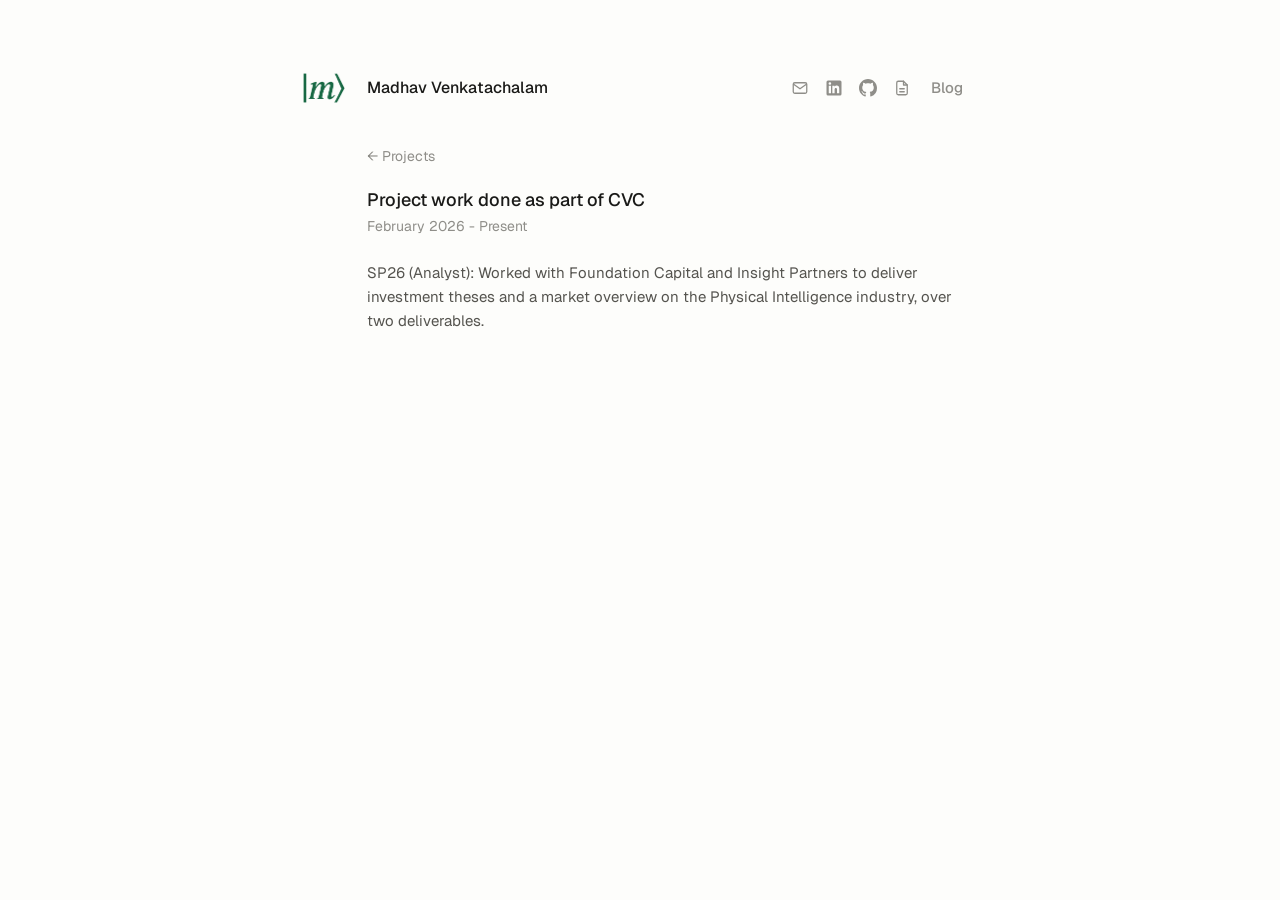
<file: projects/cornell-venture-capital.html>
<!DOCTYPE html>
<html lang="en">
<head>
  <meta charset="UTF-8">
  <meta name="viewport" content="width=device-width, initial-scale=1.0">
  <title>Cornell Venture Capital · Madhav Venkatachalam</title>
  <meta name="description" content="Madhav Venkatachalam: Applied Physics and Mathematics at Cornell University.">
  <link rel="icon" href="../favicon.png" type="image/png" sizes="64x64">
  <link rel="apple-touch-icon" href="../apple-touch-icon.png">
  <link rel="preconnect" href="https://fonts.googleapis.com">
  <link rel="preconnect" href="https://fonts.gstatic.com" crossorigin>
  <link rel="stylesheet" href="https://fonts.googleapis.com/css2?family=Geist:wght@400;500&family=Geist+Mono:wght@400;500&display=swap">
  <link rel="stylesheet" href="../style.css">
</head>
<body>
  <div class="page">

    <header class="site-header">
      <a class="logo" href="../index.html" aria-label="Home"><img src="../logo.png" alt=""></a>
      <div class="who">
        <p class="name"><a href="../index.html">Madhav Venkatachalam</a></p>
      </div>
      <nav class="site-nav">
        <a href="mailto:mv498@cornell.edu" aria-label="Email" title="Email">
          <svg viewBox="0 0 24 24" fill="none" stroke="currentColor" stroke-width="1.7" stroke-linecap="round" stroke-linejoin="round"><rect x="3" y="5" width="18" height="14" rx="2"/><path d="M3.5 7l8.5 6 8.5-6"/></svg>
        </a>
        <a href="https://www.linkedin.com/in/madhav-venkatachalam/" target="_blank" rel="noopener" aria-label="LinkedIn" title="LinkedIn">
          <svg viewBox="0 0 24 24" fill="currentColor"><path d="M20 2H4a2 2 0 0 0-2 2v16a2 2 0 0 0 2 2h16a2 2 0 0 0 2-2V4a2 2 0 0 0-2-2zM8 19H5V9h3v10zM6.5 7.7a1.75 1.75 0 1 1 0-3.5 1.75 1.75 0 0 1 0 3.5zM19 19h-3v-5c0-1.2-.4-2.1-1.6-2.1-1.1 0-1.6.8-1.6 2.1v5h-3V9h2.9v1.4c.4-.8 1.4-1.6 2.9-1.6 2.3 0 3.4 1.4 3.4 4.2V19z"/></svg>
        </a>
        <a href="https://github.com/madhavv29" target="_blank" rel="noopener" aria-label="GitHub" title="GitHub">
          <svg viewBox="0 0 16 16" fill="currentColor"><path d="M8 0C3.58 0 0 3.58 0 8c0 3.54 2.29 6.53 5.47 7.59.4.07.55-.17.55-.38 0-.19-.01-.82-.01-1.49-2.01.37-2.53-.49-2.69-.94-.09-.23-.48-.94-.82-1.13-.28-.15-.68-.52-.01-.53.63-.01 1.08.58 1.23.82.72 1.21 1.87.87 2.33.66.07-.52.28-.87.51-1.07-1.78-.2-3.64-.89-3.64-3.95 0-.87.31-1.59.82-2.15-.08-.2-.36-1.02.08-2.12 0 0 .67-.21 2.2.82.64-.18 1.32-.27 2-.27.68 0 1.36.09 2 .27 1.53-1.04 2.2-.82 2.2-.82.44 1.1.16 1.92.08 2.12.51.56.82 1.27.82 2.15 0 3.07-1.87 3.75-3.65 3.95.29.25.54.73.54 1.48 0 1.07-.01 1.93-.01 2.2 0 .21.15.46.55.38A8.01 8.01 0 0 0 16 8c0-4.42-3.58-8-8-8z"/></svg>
        </a>
        <a href="../documents/resume.pdf" target="_blank" rel="noopener" aria-label="Resume" title="Resume">
          <svg viewBox="0 0 24 24" fill="none" stroke="currentColor" stroke-width="1.7" stroke-linecap="round" stroke-linejoin="round"><path d="M14 3H7a2 2 0 0 0-2 2v14a2 2 0 0 0 2 2h10a2 2 0 0 0 2-2V8z"/><path d="M14 3v5h5"/><path d="M9 13h6M9 17h6"/></svg>
        </a>
        <a class="nav-text" href="../blog.html">Blog</a>
      </nav>
    </header>

    <main>
      <article class="prose indent">
        <a class="back" href="../index.html#projects">&larr; Projects</a>
        <h1>Project work done as part of CVC</h1>
        <div class="date">February 2026 - Present</div>
        <!-- <img src="../images/photo.jpg" alt="Describe the image"> -->
        <p> SP26 (Analyst): Worked with Foundation Capital and Insight Partners to deliver investment theses and a market overview on the Physical Intelligence industry, over two deliverables.</p>
      </article>
    </main>
  </div>
</body>
</html>
</file>
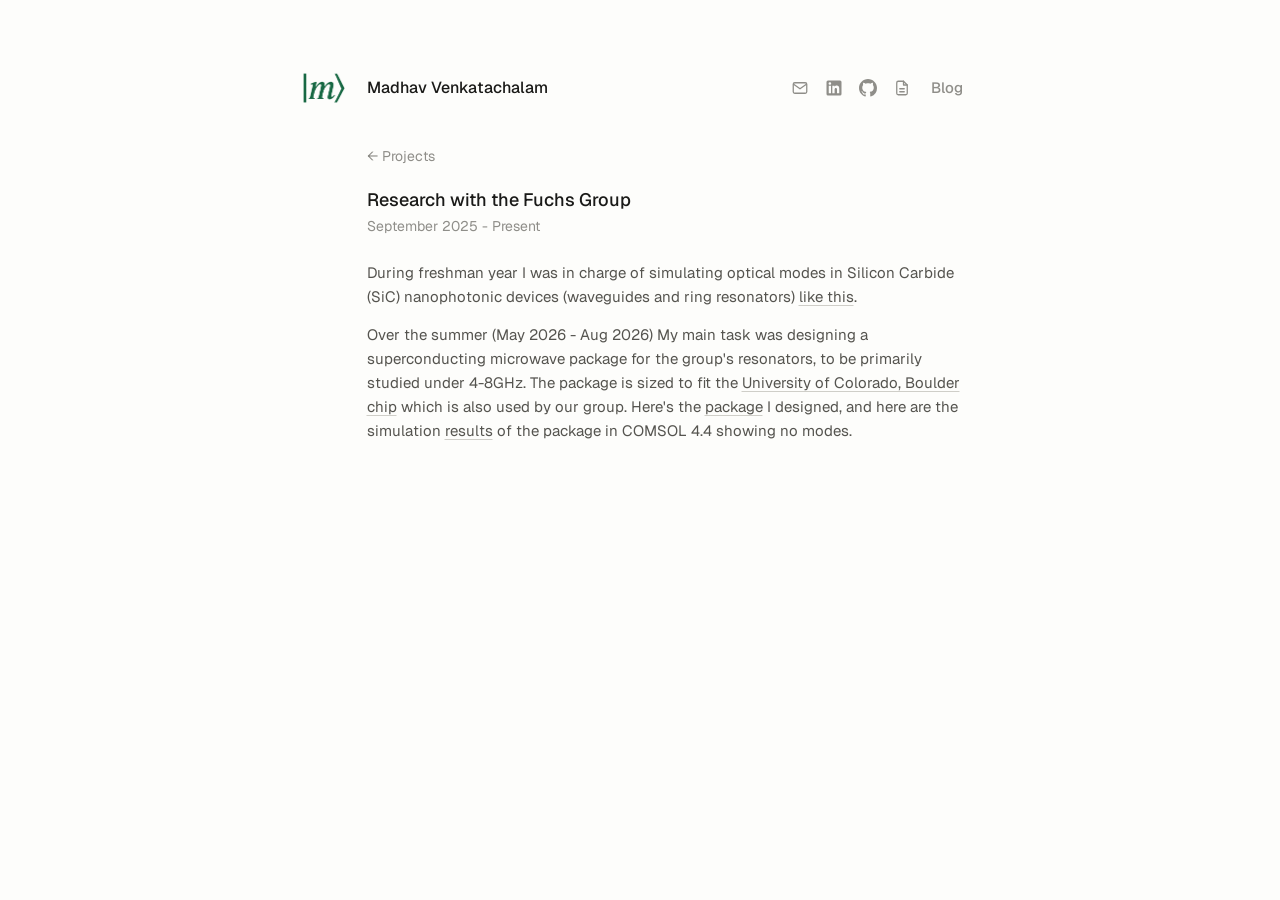
<file: projects/fuchs-group.html>
<!DOCTYPE html>
<html lang="en">
<head>
  <meta charset="UTF-8">
  <meta name="viewport" content="width=device-width, initial-scale=1.0">
  <title>Fuchs Group · Madhav Venkatachalam</title>
  <meta name="description" content="Madhav Venkatachalam: Applied Physics and Mathematics at Cornell University.">
  <link rel="icon" href="../favicon.png" type="image/png" sizes="64x64">
  <link rel="apple-touch-icon" href="../apple-touch-icon.png">
  <link rel="preconnect" href="https://fonts.googleapis.com">
  <link rel="preconnect" href="https://fonts.gstatic.com" crossorigin>
  <link rel="stylesheet" href="https://fonts.googleapis.com/css2?family=Geist:wght@400;500&family=Geist+Mono:wght@400;500&display=swap">
  <link rel="stylesheet" href="../style.css">
</head>
<body>
  <div class="page">

    <header class="site-header">
      <a class="logo" href="../index.html" aria-label="Home"><img src="../logo.png" alt=""></a>
      <div class="who">
        <p class="name"><a href="../index.html">Madhav Venkatachalam</a></p>
      </div>
      <nav class="site-nav">
        <a href="mailto:mv498@cornell.edu" aria-label="Email" title="Email">
          <svg viewBox="0 0 24 24" fill="none" stroke="currentColor" stroke-width="1.7" stroke-linecap="round" stroke-linejoin="round"><rect x="3" y="5" width="18" height="14" rx="2"/><path d="M3.5 7l8.5 6 8.5-6"/></svg>
        </a>
        <a href="https://www.linkedin.com/in/madhav-venkatachalam/" target="_blank" rel="noopener" aria-label="LinkedIn" title="LinkedIn">
          <svg viewBox="0 0 24 24" fill="currentColor"><path d="M20 2H4a2 2 0 0 0-2 2v16a2 2 0 0 0 2 2h16a2 2 0 0 0 2-2V4a2 2 0 0 0-2-2zM8 19H5V9h3v10zM6.5 7.7a1.75 1.75 0 1 1 0-3.5 1.75 1.75 0 0 1 0 3.5zM19 19h-3v-5c0-1.2-.4-2.1-1.6-2.1-1.1 0-1.6.8-1.6 2.1v5h-3V9h2.9v1.4c.4-.8 1.4-1.6 2.9-1.6 2.3 0 3.4 1.4 3.4 4.2V19z"/></svg>
        </a>
        <a href="https://github.com/madhavv29" target="_blank" rel="noopener" aria-label="GitHub" title="GitHub">
          <svg viewBox="0 0 16 16" fill="currentColor"><path d="M8 0C3.58 0 0 3.58 0 8c0 3.54 2.29 6.53 5.47 7.59.4.07.55-.17.55-.38 0-.19-.01-.82-.01-1.49-2.01.37-2.53-.49-2.69-.94-.09-.23-.48-.94-.82-1.13-.28-.15-.68-.52-.01-.53.63-.01 1.08.58 1.23.82.72 1.21 1.87.87 2.33.66.07-.52.28-.87.51-1.07-1.78-.2-3.64-.89-3.64-3.95 0-.87.31-1.59.82-2.15-.08-.2-.36-1.02.08-2.12 0 0 .67-.21 2.2.82.64-.18 1.32-.27 2-.27.68 0 1.36.09 2 .27 1.53-1.04 2.2-.82 2.2-.82.44 1.1.16 1.92.08 2.12.51.56.82 1.27.82 2.15 0 3.07-1.87 3.75-3.65 3.95.29.25.54.73.54 1.48 0 1.07-.01 1.93-.01 2.2 0 .21.15.46.55.38A8.01 8.01 0 0 0 16 8c0-4.42-3.58-8-8-8z"/></svg>
        </a>
        <a href="../documents/resume.pdf" target="_blank" rel="noopener" aria-label="Resume" title="Resume">
          <svg viewBox="0 0 24 24" fill="none" stroke="currentColor" stroke-width="1.7" stroke-linecap="round" stroke-linejoin="round"><path d="M14 3H7a2 2 0 0 0-2 2v14a2 2 0 0 0 2 2h10a2 2 0 0 0 2-2V8z"/><path d="M14 3v5h5"/><path d="M9 13h6M9 17h6"/></svg>
        </a>
        <a class="nav-text" href="../blog.html">Blog</a>
      </nav>
    </header>

    <main>
      <article class="prose indent">
        <a class="back" href="../index.html#projects">&larr; Projects</a>
        <h1>Research with the Fuchs Group</h1>
        <div class="date">September 2025 - Present</div>
        <!-- <img src="../images/photo.jpg" alt="Describe the image"> -->
        <p>During freshman year I was in charge of simulating optical modes in Silicon Carbide (SiC) nanophotonic devices (waveguides and ring resonators) <a href="../images/nanophotonic-simulation.jpg" target="_blank" rel="noopener">like this</a>.</p>
        <p>Over the summer (May 2026 - Aug 2026) My main task was designing a superconducting microwave package for the group's resonators, to be primarily studied under 4-8GHz. The package is sized to fit the <a href="https://arxiv.org/html/2512.18198v1" target="_blank" rel="noopener">University of Colorado, Boulder chip</a> which is also used by our group. Here's the <a href="../images/boulder-package.png" target="_blank" rel="noopener">package</a> I designed, and here are the simulation <a href="../images/boulder-package-results.png" target="_blank" rel="noopener">results</a> of the package in COMSOL 4.4 showing no modes.</p>
      </article>
    </main>
  </div>
</body>
</html>
</file>
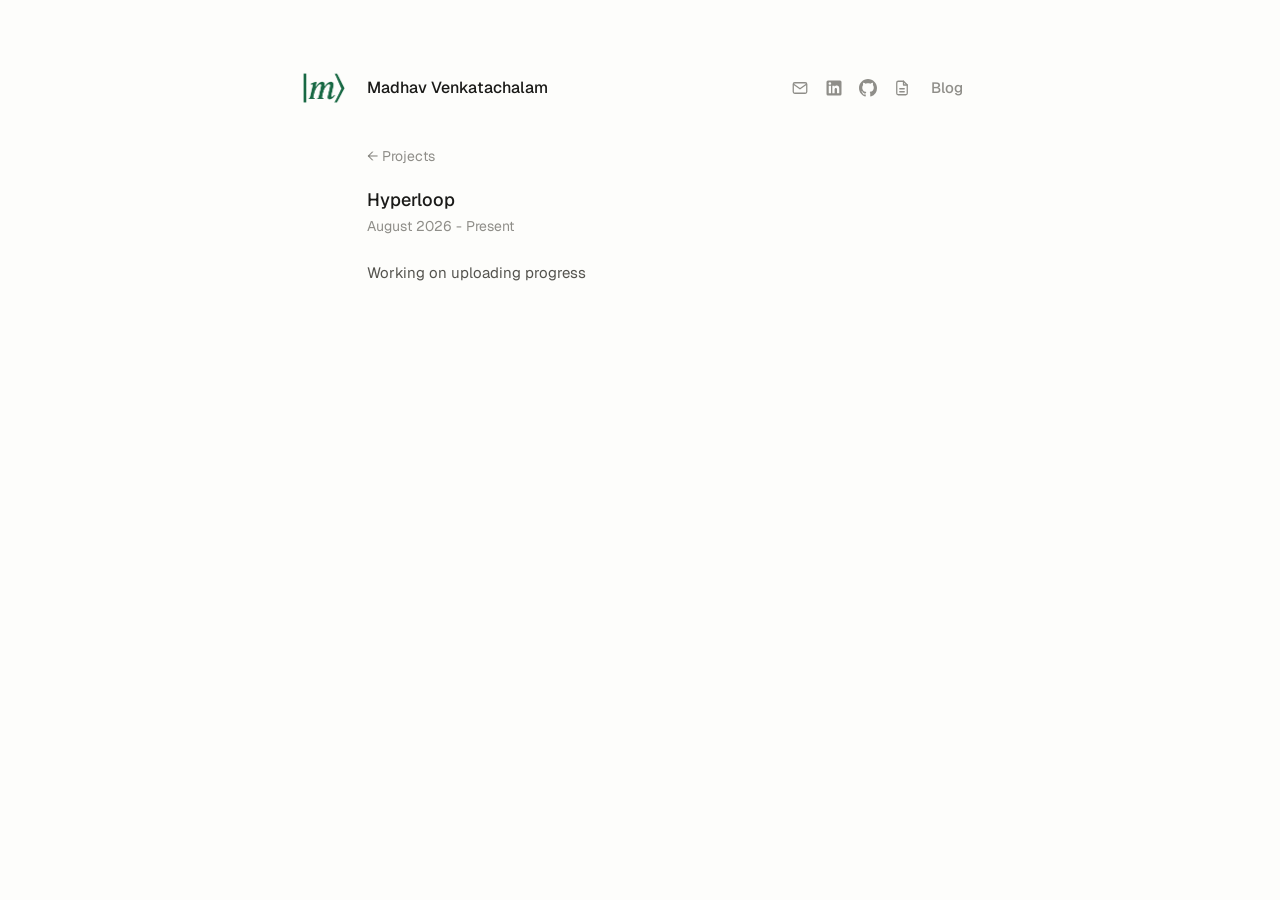
<file: projects/hyperloop.html>
<!DOCTYPE html>
<html lang="en">
<head>
  <meta charset="UTF-8">
  <meta name="viewport" content="width=device-width, initial-scale=1.0">
  <title>Hyperloop · Madhav Venkatachalam</title>
  <meta name="description" content="Madhav Venkatachalam: Applied Physics and Mathematics at Cornell University.">
  <link rel="icon" href="../favicon.png" type="image/png" sizes="64x64">
  <link rel="apple-touch-icon" href="../apple-touch-icon.png">
  <link rel="preconnect" href="https://fonts.googleapis.com">
  <link rel="preconnect" href="https://fonts.gstatic.com" crossorigin>
  <link rel="stylesheet" href="https://fonts.googleapis.com/css2?family=Geist:wght@400;500&family=Geist+Mono:wght@400;500&display=swap">
  <link rel="stylesheet" href="../style.css">
</head>
<body>
  <div class="page">

    <header class="site-header">
      <a class="logo" href="../index.html" aria-label="Home"><img src="../logo.png" alt=""></a>
      <div class="who">
        <p class="name"><a href="../index.html">Madhav Venkatachalam</a></p>
      </div>
      <nav class="site-nav">
        <a href="mailto:mv498@cornell.edu" aria-label="Email" title="Email">
          <svg viewBox="0 0 24 24" fill="none" stroke="currentColor" stroke-width="1.7" stroke-linecap="round" stroke-linejoin="round"><rect x="3" y="5" width="18" height="14" rx="2"/><path d="M3.5 7l8.5 6 8.5-6"/></svg>
        </a>
        <a href="https://www.linkedin.com/in/madhav-venkatachalam/" target="_blank" rel="noopener" aria-label="LinkedIn" title="LinkedIn">
          <svg viewBox="0 0 24 24" fill="currentColor"><path d="M20 2H4a2 2 0 0 0-2 2v16a2 2 0 0 0 2 2h16a2 2 0 0 0 2-2V4a2 2 0 0 0-2-2zM8 19H5V9h3v10zM6.5 7.7a1.75 1.75 0 1 1 0-3.5 1.75 1.75 0 0 1 0 3.5zM19 19h-3v-5c0-1.2-.4-2.1-1.6-2.1-1.1 0-1.6.8-1.6 2.1v5h-3V9h2.9v1.4c.4-.8 1.4-1.6 2.9-1.6 2.3 0 3.4 1.4 3.4 4.2V19z"/></svg>
        </a>
        <a href="https://github.com/madhavv29" target="_blank" rel="noopener" aria-label="GitHub" title="GitHub">
          <svg viewBox="0 0 16 16" fill="currentColor"><path d="M8 0C3.58 0 0 3.58 0 8c0 3.54 2.29 6.53 5.47 7.59.4.07.55-.17.55-.38 0-.19-.01-.82-.01-1.49-2.01.37-2.53-.49-2.69-.94-.09-.23-.48-.94-.82-1.13-.28-.15-.68-.52-.01-.53.63-.01 1.08.58 1.23.82.72 1.21 1.87.87 2.33.66.07-.52.28-.87.51-1.07-1.78-.2-3.64-.89-3.64-3.95 0-.87.31-1.59.82-2.15-.08-.2-.36-1.02.08-2.12 0 0 .67-.21 2.2.82.64-.18 1.32-.27 2-.27.68 0 1.36.09 2 .27 1.53-1.04 2.2-.82 2.2-.82.44 1.1.16 1.92.08 2.12.51.56.82 1.27.82 2.15 0 3.07-1.87 3.75-3.65 3.95.29.25.54.73.54 1.48 0 1.07-.01 1.93-.01 2.2 0 .21.15.46.55.38A8.01 8.01 0 0 0 16 8c0-4.42-3.58-8-8-8z"/></svg>
        </a>
        <a href="../documents/resume.pdf" target="_blank" rel="noopener" aria-label="Resume" title="Resume">
          <svg viewBox="0 0 24 24" fill="none" stroke="currentColor" stroke-width="1.7" stroke-linecap="round" stroke-linejoin="round"><path d="M14 3H7a2 2 0 0 0-2 2v14a2 2 0 0 0 2 2h10a2 2 0 0 0 2-2V8z"/><path d="M14 3v5h5"/><path d="M9 13h6M9 17h6"/></svg>
        </a>
        <a class="nav-text" href="../blog.html">Blog</a>
      </nav>
    </header>

    <main>
      <article class="prose indent">
        <a class="back" href="../index.html#projects">&larr; Projects</a>
        <h1>Hyperloop</h1>
        <div class="date">August 2026 - Present</div>
        <!-- <img src="../images/photo.jpg" alt="Describe the image"> -->
        <p>Working on uploading progress</p>
      </article>
    </main>
  </div>
</body>
</html>
</file>
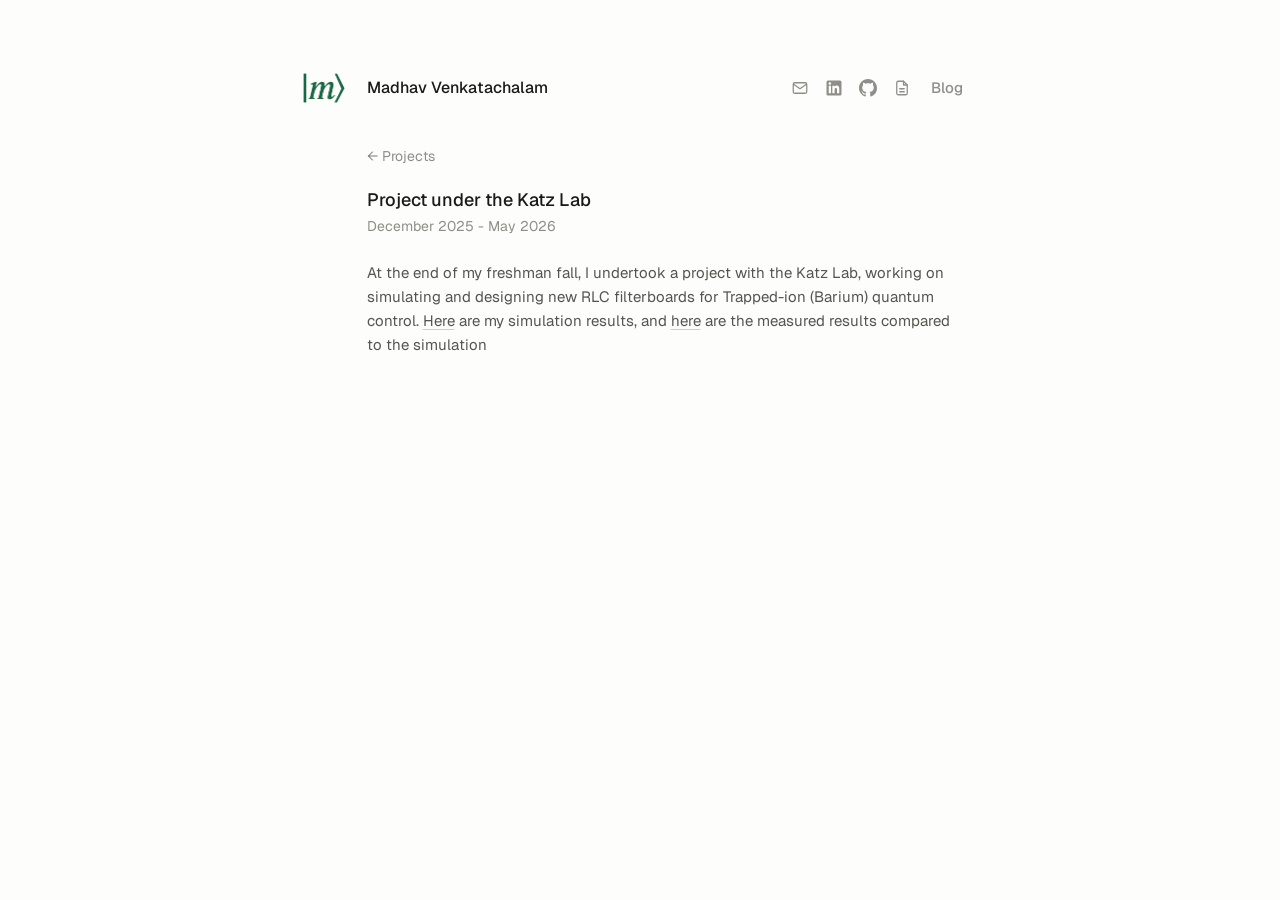
<file: projects/katz-lab.html>
<!DOCTYPE html>
<html lang="en">
<head>
  <meta charset="UTF-8">
  <meta name="viewport" content="width=device-width, initial-scale=1.0">
  <title>Katz Lab · Madhav Venkatachalam</title>
  <meta name="description" content="Madhav Venkatachalam: Applied Physics and Mathematics at Cornell University.">
  <link rel="icon" href="../favicon.png" type="image/png" sizes="64x64">
  <link rel="apple-touch-icon" href="../apple-touch-icon.png">
  <link rel="preconnect" href="https://fonts.googleapis.com">
  <link rel="preconnect" href="https://fonts.gstatic.com" crossorigin>
  <link rel="stylesheet" href="https://fonts.googleapis.com/css2?family=Geist:wght@400;500&family=Geist+Mono:wght@400;500&display=swap">
  <link rel="stylesheet" href="../style.css">
</head>
<body>
  <div class="page">

    <header class="site-header">
      <a class="logo" href="../index.html" aria-label="Home"><img src="../logo.png" alt=""></a>
      <div class="who">
        <p class="name"><a href="../index.html">Madhav Venkatachalam</a></p>
      </div>
      <nav class="site-nav">
        <a href="mailto:mv498@cornell.edu" aria-label="Email" title="Email">
          <svg viewBox="0 0 24 24" fill="none" stroke="currentColor" stroke-width="1.7" stroke-linecap="round" stroke-linejoin="round"><rect x="3" y="5" width="18" height="14" rx="2"/><path d="M3.5 7l8.5 6 8.5-6"/></svg>
        </a>
        <a href="https://www.linkedin.com/in/madhav-venkatachalam/" target="_blank" rel="noopener" aria-label="LinkedIn" title="LinkedIn">
          <svg viewBox="0 0 24 24" fill="currentColor"><path d="M20 2H4a2 2 0 0 0-2 2v16a2 2 0 0 0 2 2h16a2 2 0 0 0 2-2V4a2 2 0 0 0-2-2zM8 19H5V9h3v10zM6.5 7.7a1.75 1.75 0 1 1 0-3.5 1.75 1.75 0 0 1 0 3.5zM19 19h-3v-5c0-1.2-.4-2.1-1.6-2.1-1.1 0-1.6.8-1.6 2.1v5h-3V9h2.9v1.4c.4-.8 1.4-1.6 2.9-1.6 2.3 0 3.4 1.4 3.4 4.2V19z"/></svg>
        </a>
        <a href="https://github.com/madhavv29" target="_blank" rel="noopener" aria-label="GitHub" title="GitHub">
          <svg viewBox="0 0 16 16" fill="currentColor"><path d="M8 0C3.58 0 0 3.58 0 8c0 3.54 2.29 6.53 5.47 7.59.4.07.55-.17.55-.38 0-.19-.01-.82-.01-1.49-2.01.37-2.53-.49-2.69-.94-.09-.23-.48-.94-.82-1.13-.28-.15-.68-.52-.01-.53.63-.01 1.08.58 1.23.82.72 1.21 1.87.87 2.33.66.07-.52.28-.87.51-1.07-1.78-.2-3.64-.89-3.64-3.95 0-.87.31-1.59.82-2.15-.08-.2-.36-1.02.08-2.12 0 0 .67-.21 2.2.82.64-.18 1.32-.27 2-.27.68 0 1.36.09 2 .27 1.53-1.04 2.2-.82 2.2-.82.44 1.1.16 1.92.08 2.12.51.56.82 1.27.82 2.15 0 3.07-1.87 3.75-3.65 3.95.29.25.54.73.54 1.48 0 1.07-.01 1.93-.01 2.2 0 .21.15.46.55.38A8.01 8.01 0 0 0 16 8c0-4.42-3.58-8-8-8z"/></svg>
        </a>
        <a href="../documents/resume.pdf" target="_blank" rel="noopener" aria-label="Resume" title="Resume">
          <svg viewBox="0 0 24 24" fill="none" stroke="currentColor" stroke-width="1.7" stroke-linecap="round" stroke-linejoin="round"><path d="M14 3H7a2 2 0 0 0-2 2v14a2 2 0 0 0 2 2h10a2 2 0 0 0 2-2V8z"/><path d="M14 3v5h5"/><path d="M9 13h6M9 17h6"/></svg>
        </a>
        <a class="nav-text" href="../blog.html">Blog</a>
      </nav>
    </header>

    <main>
      <article class="prose indent">
        <a class="back" href="../index.html#projects">&larr; Projects</a>
        <h1>Project under the Katz Lab</h1>
        <div class="date">December 2025 - May 2026</div>
        <!-- <img src="../images/photo.jpg" alt="Describe the image"> -->
        <p>At the end of my freshman fall, I undertook a project with the Katz Lab, working on simulating and designing new RLC filterboards for Trapped-ion (Barium) quantum control. <a href="../documents/trapped-ion-simulation.pdf" target="_blank" rel="noopener">Here</a> are my simulation results, and <a href="../documents/trapped-ion-measured.pdf" target="_blank" rel="noopener">here</a> are the measured results compared to the simulation</p>
      </article>
    </main>
  </div>
</body>
</html>
</file>
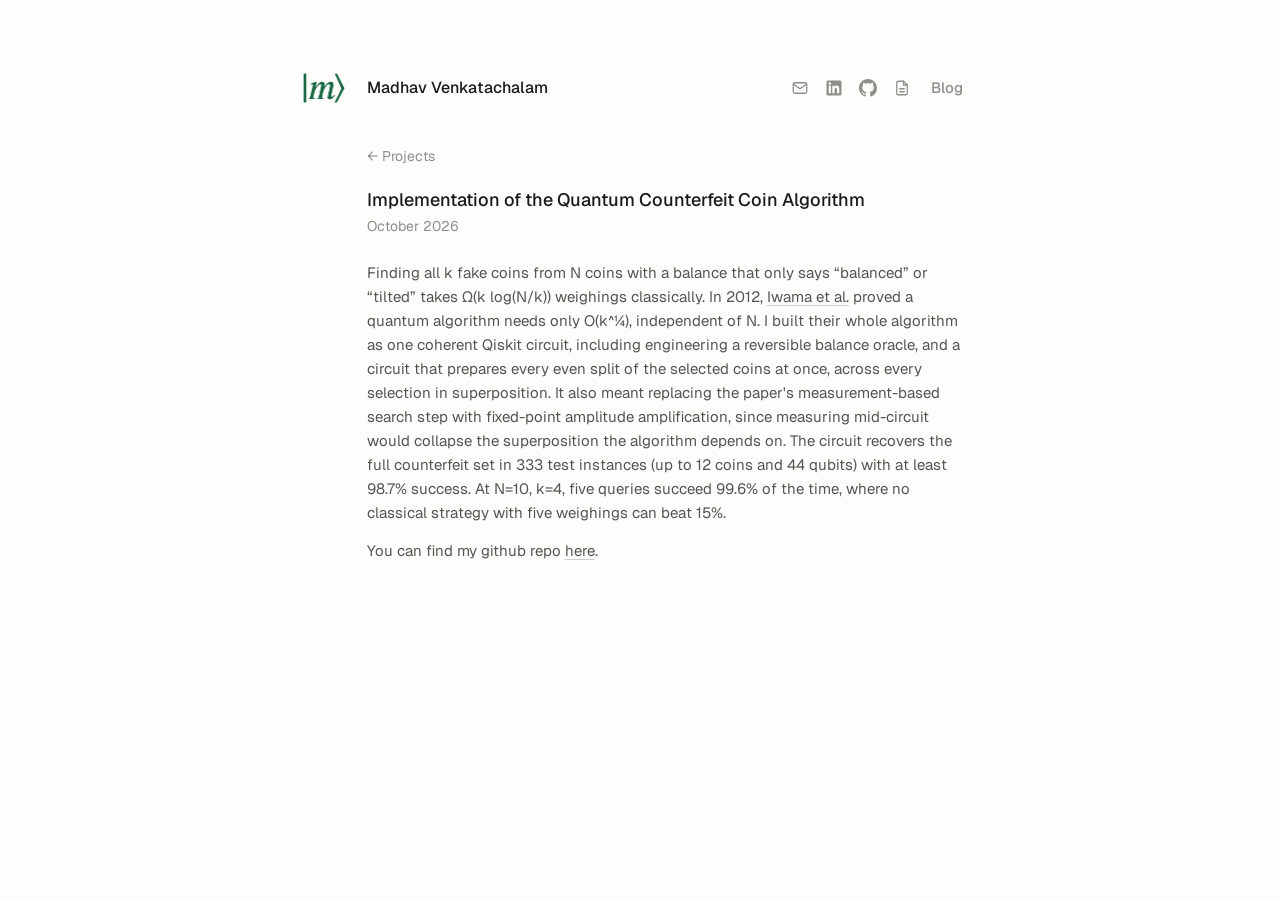
<file: projects/quantum-counterfeit-coins.html>
<!DOCTYPE html>
<html lang="en">
<head>
  <meta charset="UTF-8">
  <meta name="viewport" content="width=device-width, initial-scale=1.0">
  <title>Quantum Counterfeit Coins · Madhav Venkatachalam</title>
  <meta name="description" content="Madhav Venkatachalam: Applied Physics and Mathematics at Cornell University.">
  <link rel="icon" href="../favicon.png" type="image/png" sizes="64x64">
  <link rel="apple-touch-icon" href="../apple-touch-icon.png">
  <link rel="preconnect" href="https://fonts.googleapis.com">
  <link rel="preconnect" href="https://fonts.gstatic.com" crossorigin>
  <link rel="stylesheet" href="https://fonts.googleapis.com/css2?family=Geist:wght@400;500&family=Geist+Mono:wght@400;500&display=swap">
  <link rel="stylesheet" href="../style.css">
</head>
<body>
  <div class="page">

    <header class="site-header">
      <a class="logo" href="../index.html" aria-label="Home"><img src="../logo.png" alt=""></a>
      <div class="who">
        <p class="name"><a href="../index.html">Madhav Venkatachalam</a></p>
      </div>
      <nav class="site-nav">
        <a href="mailto:mv498@cornell.edu" aria-label="Email" title="Email">
          <svg viewBox="0 0 24 24" fill="none" stroke="currentColor" stroke-width="1.7" stroke-linecap="round" stroke-linejoin="round"><rect x="3" y="5" width="18" height="14" rx="2"/><path d="M3.5 7l8.5 6 8.5-6"/></svg>
        </a>
        <a href="https://www.linkedin.com/in/madhav-venkatachalam/" target="_blank" rel="noopener" aria-label="LinkedIn" title="LinkedIn">
          <svg viewBox="0 0 24 24" fill="currentColor"><path d="M20 2H4a2 2 0 0 0-2 2v16a2 2 0 0 0 2 2h16a2 2 0 0 0 2-2V4a2 2 0 0 0-2-2zM8 19H5V9h3v10zM6.5 7.7a1.75 1.75 0 1 1 0-3.5 1.75 1.75 0 0 1 0 3.5zM19 19h-3v-5c0-1.2-.4-2.1-1.6-2.1-1.1 0-1.6.8-1.6 2.1v5h-3V9h2.9v1.4c.4-.8 1.4-1.6 2.9-1.6 2.3 0 3.4 1.4 3.4 4.2V19z"/></svg>
        </a>
        <a href="https://github.com/madhavv29" target="_blank" rel="noopener" aria-label="GitHub" title="GitHub">
          <svg viewBox="0 0 16 16" fill="currentColor"><path d="M8 0C3.58 0 0 3.58 0 8c0 3.54 2.29 6.53 5.47 7.59.4.07.55-.17.55-.38 0-.19-.01-.82-.01-1.49-2.01.37-2.53-.49-2.69-.94-.09-.23-.48-.94-.82-1.13-.28-.15-.68-.52-.01-.53.63-.01 1.08.58 1.23.82.72 1.21 1.87.87 2.33.66.07-.52.28-.87.51-1.07-1.78-.2-3.64-.89-3.64-3.95 0-.87.31-1.59.82-2.15-.08-.2-.36-1.02.08-2.12 0 0 .67-.21 2.2.82.64-.18 1.32-.27 2-.27.68 0 1.36.09 2 .27 1.53-1.04 2.2-.82 2.2-.82.44 1.1.16 1.92.08 2.12.51.56.82 1.27.82 2.15 0 3.07-1.87 3.75-3.65 3.95.29.25.54.73.54 1.48 0 1.07-.01 1.93-.01 2.2 0 .21.15.46.55.38A8.01 8.01 0 0 0 16 8c0-4.42-3.58-8-8-8z"/></svg>
        </a>
        <a href="../documents/resume.pdf" target="_blank" rel="noopener" aria-label="Resume" title="Resume">
          <svg viewBox="0 0 24 24" fill="none" stroke="currentColor" stroke-width="1.7" stroke-linecap="round" stroke-linejoin="round"><path d="M14 3H7a2 2 0 0 0-2 2v14a2 2 0 0 0 2 2h10a2 2 0 0 0 2-2V8z"/><path d="M14 3v5h5"/><path d="M9 13h6M9 17h6"/></svg>
        </a>
        <a class="nav-text" href="../blog.html">Blog</a>
      </nav>
    </header>

    <main>
      <article class="prose indent">
        <a class="back" href="../index.html#projects">&larr; Projects</a>
        <h1>Implementation of the Quantum Counterfeit Coin Algorithm</h1>
        <div class="date">October 2026</div>
        <!-- <img src="../images/photo.jpg" alt="Describe the image"> -->
        <p>Finding all k fake coins from N coins with a balance that only says “balanced” or “tilted” takes Ω(k log(N/k)) weighings classically. In 2012, <a href="https://arxiv.org/abs/1009.0416" target="_blank" rel="noopener">Iwama et al.</a> proved a quantum algorithm needs only O(k^¼), independent of N. I built their whole algorithm as one coherent Qiskit circuit, including engineering a reversible balance oracle, and a circuit that prepares every even split of the selected coins at once, across every selection in superposition. It also meant replacing the paper's measurement-based search step with fixed-point amplitude amplification, since measuring mid-circuit would collapse the superposition the algorithm depends on. The circuit recovers the full counterfeit set in 333 test instances (up to 12 coins and 44 qubits) with at least 98.7% success. At N=10, k=4, five queries succeed 99.6% of the time, where no classical strategy with five weighings can beat 15%.</p>
        <p> You can find my github repo <a href="https://github.com/madhavv29/quantum-counterfeit-coins" target="_blank" rel="noopener">here</a>.</p>
      </article>
    </main>
  </div>
</body>
</html>
</file>
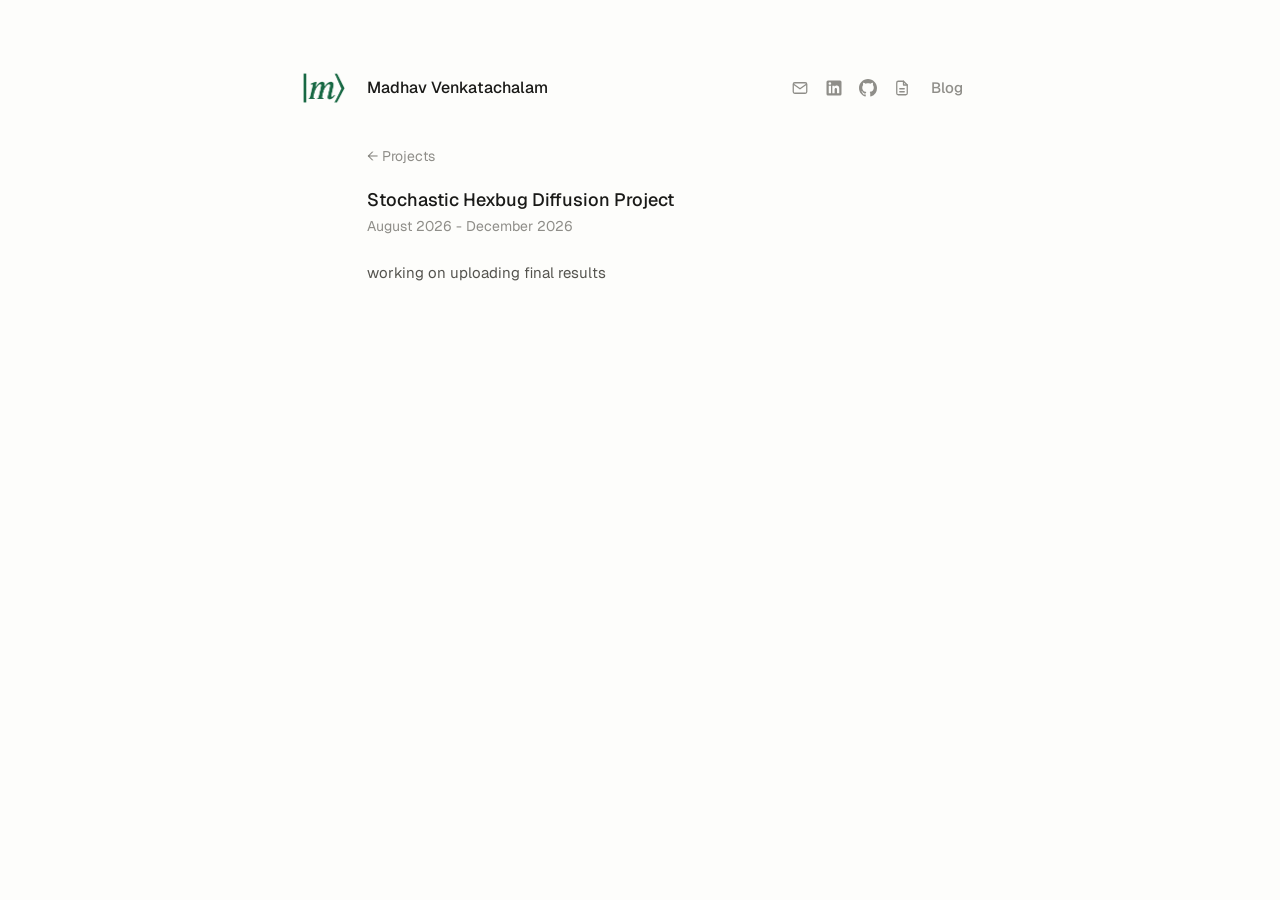
<file: projects/stochastic-hexbug-diffusion.html>
<!DOCTYPE html>
<html lang="en">
<head>
  <meta charset="UTF-8">
  <meta name="viewport" content="width=device-width, initial-scale=1.0">
  <title>Stochastic Hexbug Diffusion · Madhav Venkatachalam</title>
  <meta name="description" content="Madhav Venkatachalam: Applied Physics and Mathematics at Cornell University.">
  <link rel="icon" href="../favicon.png" type="image/png" sizes="64x64">
  <link rel="apple-touch-icon" href="../apple-touch-icon.png">
  <link rel="preconnect" href="https://fonts.googleapis.com">
  <link rel="preconnect" href="https://fonts.gstatic.com" crossorigin>
  <link rel="stylesheet" href="https://fonts.googleapis.com/css2?family=Geist:wght@400;500&family=Geist+Mono:wght@400;500&display=swap">
  <link rel="stylesheet" href="../style.css">
</head>
<body>
  <div class="page">

    <header class="site-header">
      <a class="logo" href="../index.html" aria-label="Home"><img src="../logo.png" alt=""></a>
      <div class="who">
        <p class="name"><a href="../index.html">Madhav Venkatachalam</a></p>
      </div>
      <nav class="site-nav">
        <a href="mailto:mv498@cornell.edu" aria-label="Email" title="Email">
          <svg viewBox="0 0 24 24" fill="none" stroke="currentColor" stroke-width="1.7" stroke-linecap="round" stroke-linejoin="round"><rect x="3" y="5" width="18" height="14" rx="2"/><path d="M3.5 7l8.5 6 8.5-6"/></svg>
        </a>
        <a href="https://www.linkedin.com/in/madhav-venkatachalam/" target="_blank" rel="noopener" aria-label="LinkedIn" title="LinkedIn">
          <svg viewBox="0 0 24 24" fill="currentColor"><path d="M20 2H4a2 2 0 0 0-2 2v16a2 2 0 0 0 2 2h16a2 2 0 0 0 2-2V4a2 2 0 0 0-2-2zM8 19H5V9h3v10zM6.5 7.7a1.75 1.75 0 1 1 0-3.5 1.75 1.75 0 0 1 0 3.5zM19 19h-3v-5c0-1.2-.4-2.1-1.6-2.1-1.1 0-1.6.8-1.6 2.1v5h-3V9h2.9v1.4c.4-.8 1.4-1.6 2.9-1.6 2.3 0 3.4 1.4 3.4 4.2V19z"/></svg>
        </a>
        <a href="https://github.com/madhavv29" target="_blank" rel="noopener" aria-label="GitHub" title="GitHub">
          <svg viewBox="0 0 16 16" fill="currentColor"><path d="M8 0C3.58 0 0 3.58 0 8c0 3.54 2.29 6.53 5.47 7.59.4.07.55-.17.55-.38 0-.19-.01-.82-.01-1.49-2.01.37-2.53-.49-2.69-.94-.09-.23-.48-.94-.82-1.13-.28-.15-.68-.52-.01-.53.63-.01 1.08.58 1.23.82.72 1.21 1.87.87 2.33.66.07-.52.28-.87.51-1.07-1.78-.2-3.64-.89-3.64-3.95 0-.87.31-1.59.82-2.15-.08-.2-.36-1.02.08-2.12 0 0 .67-.21 2.2.82.64-.18 1.32-.27 2-.27.68 0 1.36.09 2 .27 1.53-1.04 2.2-.82 2.2-.82.44 1.1.16 1.92.08 2.12.51.56.82 1.27.82 2.15 0 3.07-1.87 3.75-3.65 3.95.29.25.54.73.54 1.48 0 1.07-.01 1.93-.01 2.2 0 .21.15.46.55.38A8.01 8.01 0 0 0 16 8c0-4.42-3.58-8-8-8z"/></svg>
        </a>
        <a href="../documents/resume.pdf" target="_blank" rel="noopener" aria-label="Resume" title="Resume">
          <svg viewBox="0 0 24 24" fill="none" stroke="currentColor" stroke-width="1.7" stroke-linecap="round" stroke-linejoin="round"><path d="M14 3H7a2 2 0 0 0-2 2v14a2 2 0 0 0 2 2h10a2 2 0 0 0 2-2V8z"/><path d="M14 3v5h5"/><path d="M9 13h6M9 17h6"/></svg>
        </a>
        <a class="nav-text" href="../blog.html">Blog</a>
      </nav>
    </header>

    <main>
      <article class="prose indent">
        <a class="back" href="../index.html#projects">&larr; Projects</a>
        <h1>Stochastic Hexbug Diffusion Project</h1>
        <div class="date">August 2026 - December 2026</div>
        <!-- <img src="../images/photo.jpg" alt="Describe the image"> -->
        <p>working on uploading final results</p>
      </article>
    </main>
  </div>
</body>
</html>
</file>
<file: style.css>
/* ---------- Colors & fonts (edit here to restyle the whole site) ---------- */
:root {
  --bg: #fdfdfb;        /* page background */
  --text: #1a1a18;      /* names, titles, main text */
  --muted: #55544f;     /* paragraphs, descriptions */
  --faint: #8f8e89;     /* dates, labels, nav */
  --line: #e7e6e1;      /* dividers, sphere grid */
  --line-strong: #cfcec8;
  --panel: #f3f3ef;     /* Bloch sphere panel background */
  --qubit: #196e42;     /* Bloch state vector */

  --font: "Geist", ui-sans-serif, system-ui, -apple-system, "Segoe UI", Roboto, sans-serif;
  --mono: "Geist Mono", ui-monospace, SFMono-Regular, Menlo, Consolas, monospace;

  --gutter: 64px;       /* left column that holds the logo */
  color-scheme: light;
}

* { box-sizing: border-box; }

/* Reserve the scrollbar's space on every page, so short pages don't shift sideways */
html { scrollbar-gutter: stable; }

body {
  margin: 0;
  background: var(--bg);
  color: var(--text);
  font-family: var(--font);
  font-size: 15px;
  line-height: 1.6;
  -webkit-font-smoothing: antialiased;
}

.page {
  max-width: 700px;
  margin: 0 auto;
  padding: 72px 20px 96px;
}

a { color: inherit; }

/* Inline links inside text: underlined, Ashton-style */
.prose a:not(.back), .interests a {
  text-decoration: underline;
  text-decoration-color: var(--line-strong);
  text-underline-offset: 3px;
  transition: text-decoration-color 0.15s;
}
.prose a:not(.back):hover, .interests a:hover { text-decoration-color: var(--text); }

/* ---------- Header ---------- */
/* Identical on every page: one row of fixed height */
.site-header {
  display: grid;
  grid-template-columns: var(--gutter) 1fr auto;
  grid-template-rows: 32px;
  grid-template-areas: "logo who nav";
  align-items: center;
}
.site-header + * { margin-top: 40px; }

.logo { grid-area: logo; display: flex; align-items: center; }
.logo img { display: block; height: 30px; width: auto; }

.who { grid-area: who; min-width: 0; }
.name {
  margin: 0;
  font-size: 16px;
  font-weight: 500;
  line-height: 1.3;
}
.name a { text-decoration: none; }
/* Home-page subline, placed after the header so the header itself never changes */
.site-header + .tagline {
  margin: -4px 0 40px;
  padding-left: var(--gutter);
  color: var(--faint);
  font-size: 15px;
  line-height: 1.4;
}

.site-nav {
  grid-area: nav;
  display: flex;
  align-items: center;
  gap: 16px;
}
.site-nav a {
  display: flex;
  align-items: center;
  color: var(--faint);
  text-decoration: none;
  transition: color 0.15s;
}
.site-nav a:hover { color: var(--text); }
.site-nav svg { width: 18px; height: 18px; }
.site-nav .nav-text { font-size: 15px; font-weight: 500; margin-left: 4px; }

/* Content sits in the column to the right of the logo */
.indent { padding-left: var(--gutter); }

/* ---------- Interests ---------- */
.interests p { margin: 0 0 8px; }
.label { color: var(--faint); }

/* ---------- Section headings ---------- */
h2 {
  margin: 0 0 12px;
  font-size: 15px;
  font-weight: 500;
}
.section { margin-top: 48px; }

/* ---------- Lists of projects / posts ---------- */
.rows { list-style: none; margin: 0; padding: 0; }
.rows li { border-bottom: 1px solid var(--line); }
.rows li:first-child { border-top: 1px solid var(--line); }
.rows a {
  display: block;
  padding: 12px 0;
  text-decoration: none;
}
.row-top {
  display: flex;
  justify-content: space-between;
  align-items: baseline;
  gap: 16px;
}
.row-title {
  font-weight: 500;
  text-decoration: underline;
  text-decoration-color: transparent;
  text-underline-offset: 3px;
  transition: text-decoration-color 0.15s;
}
.rows a:hover .row-title { text-decoration-color: var(--text); }
.row-meta {
  color: var(--faint);
  font-size: 14px;
  white-space: nowrap;
  font-variant-numeric: tabular-nums;
}
.row-desc { display: block; color: var(--muted); font-size: 14px; }

/* ---------- Article pages (projects & blog posts) ---------- */
.back {
  display: inline-block;
  margin-bottom: 20px;
  color: var(--faint);
  font-size: 14px;
  text-decoration: none;
}
.back:hover { color: var(--text); }

.prose h1 { margin: 0 0 2px; font-size: 18px; font-weight: 500; line-height: 1.4; }
.prose .date { color: var(--faint); font-size: 14px; margin-bottom: 24px; }
.prose h3 { margin: 28px 0 8px; font-size: 15px; font-weight: 500; }
.prose p, .prose li { color: var(--muted); }
.prose p { margin: 0 0 14px; }
.prose img { max-width: 100%; border-radius: 8px; margin: 8px 0 16px; }

/* ---------- Home-page photo ---------- */
.photo-section { margin: 80px 0 0 var(--gutter); }
.photo-slot {
  position: relative;
  aspect-ratio: 4 / 3;
  border-radius: 16px;
  overflow: hidden;
  background: var(--panel);
  cursor: pointer;
  user-select: none;
  -webkit-tap-highlight-color: transparent;
}
.photo-slot img {
  position: absolute;
  inset: 0;
  width: 100%;
  height: 100%;
  object-fit: cover;
  display: block;
  opacity: 0;
  transition: opacity 0.4s;
}
.photo-slot.is-ready img { opacity: 1; }
.photo-slot canvas {
  position: absolute;
  inset: 0;
  width: 100%;
  height: 100%;
  z-index: 3;
  pointer-events: none;
}
.photo-slot:focus-visible { outline: 2px solid var(--text); outline-offset: 3px; }
.photo-link { margin: 14px 0 0; text-align: center; font-size: 14px; }
.photo-link a {
  color: var(--muted);
  text-decoration: underline;
  text-decoration-color: var(--line-strong);
  text-underline-offset: 3px;
  transition: color 0.15s, text-decoration-color 0.15s;
}
.photo-link a:hover { color: var(--text); text-decoration-color: var(--text); }

/* ---------- Bloch sphere (bloch.html) ---------- */
/* A softly tinted panel, aligned with the content column above */
.bloch {
  margin: 80px 0 0 var(--gutter);
  padding: 32px 24px 28px;
  background: var(--panel);
  border-radius: 16px;
  display: grid;
  grid-template-columns: max-content minmax(200px, 260px) max-content;
  grid-template-areas:
    "title title title"
    "read  fig   ctrl";
  justify-content: space-between;
  align-items: center;
  gap: 16px;
}

.back-row { margin: 0; }
.bloch--page { margin-top: 0; }

.bloch-title { grid-area: title; margin: 0 0 8px; text-align: center; }

.bloch-figure { grid-area: fig; margin: 0; text-align: center; }
.bloch-figure svg { display: block; width: 100%; height: auto; overflow: visible; }
.bloch-figure figcaption { margin-top: 8px; }
.bloch-figure math {
  font-family: "Cambria Math", "STIX Two Math", "Latin Modern Math", math, serif;
  font-size: 17px;
}

.bloch-readout { grid-area: read; font-family: var(--mono); font-size: 14px; }
.readout-item + .readout-item { margin-top: 14px; }
.readout-main { color: var(--text); font-size: 15px; white-space: nowrap; }
.readout-main .sym { font-family: var(--font); font-style: italic; }
.readout-sub { color: var(--faint); font-size: 12.5px; }
.readout-last {
  margin: 22px 0 0;
  color: var(--muted);
  font-family: var(--font);
  font-size: 13px;
  line-height: 1.5;
  min-height: 3em;
}

.bloch-controls { grid-area: ctrl; display: flex; flex-direction: column; gap: 8px; }
.qbtn {
  font: inherit;
  font-size: 14px;
  padding: 8px 11px;
  border: 1px solid var(--line-strong);
  border-radius: 8px;
  background: #fff;
  color: var(--text);
  text-align: left;
  white-space: nowrap;
  cursor: pointer;
  transition: border-color 0.15s, background 0.15s;
}
.qbtn:hover { border-color: var(--text); }
.qbtn:active { background: #ecece7; }
.qbtn:focus-visible { outline: 2px solid var(--text); outline-offset: 2px; }
.qbtn.primary { background: var(--text); border-color: var(--text); color: var(--bg); }
.qbtn.primary:hover { background: #33332f; }

/* ---------- Phones ---------- */
@media (max-width: 620px) {
  .page { padding-top: 32px; }
  .site-header {
    grid-template-columns: 52px 1fr;
    grid-template-rows: auto 32px;
    grid-template-areas: "nav nav" "logo who";
    row-gap: 28px;
  }
  .site-header + .tagline { padding-left: 52px; }
  .site-nav { justify-content: flex-end; }
  .indent { padding-left: 0; }
  .photo-section { margin-left: 0; }
  .bloch {
    margin-left: 0;
    padding: 24px 16px;
    grid-template-columns: 1fr 1fr;
    grid-template-areas: "title title" "fig fig" "read ctrl";
    justify-content: stretch;
    gap: 20px;
  }
  .bloch-figure { max-width: 320px; margin: 0 auto; width: 100%; }
}
</file>
